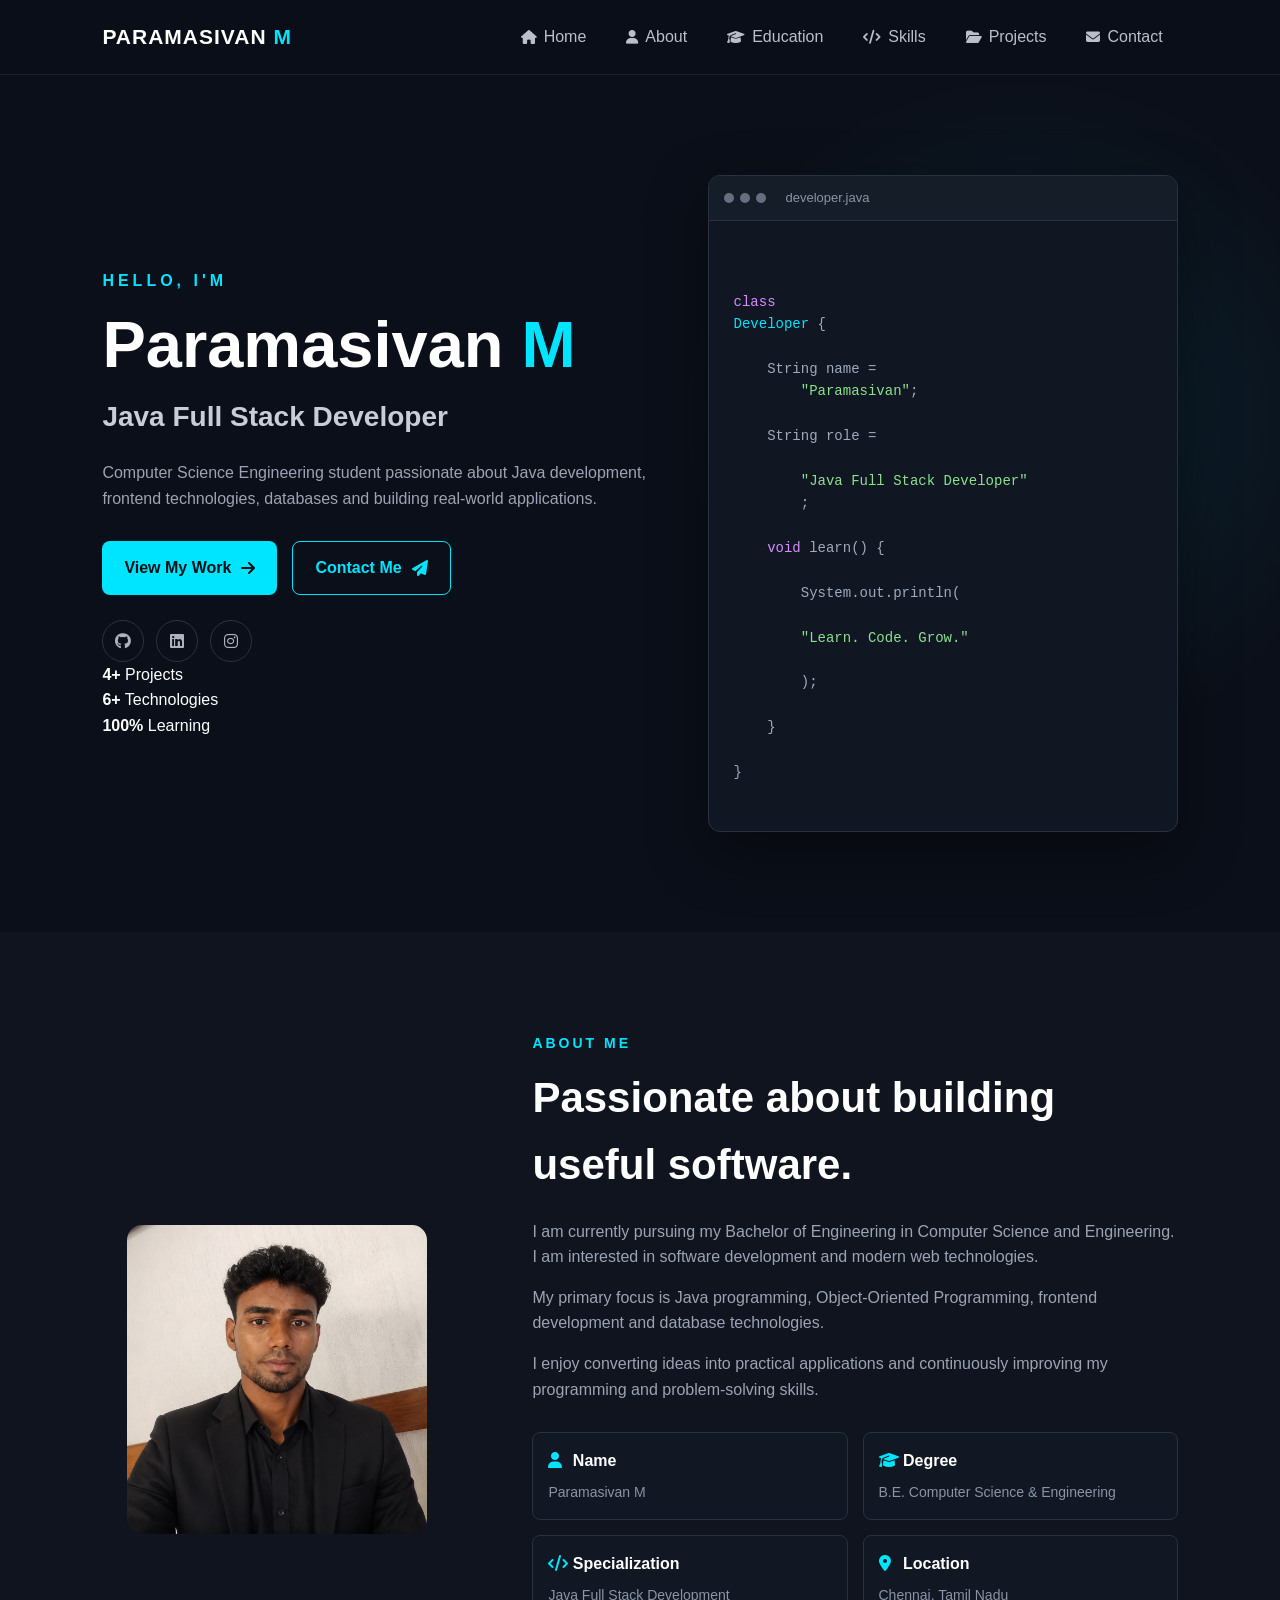
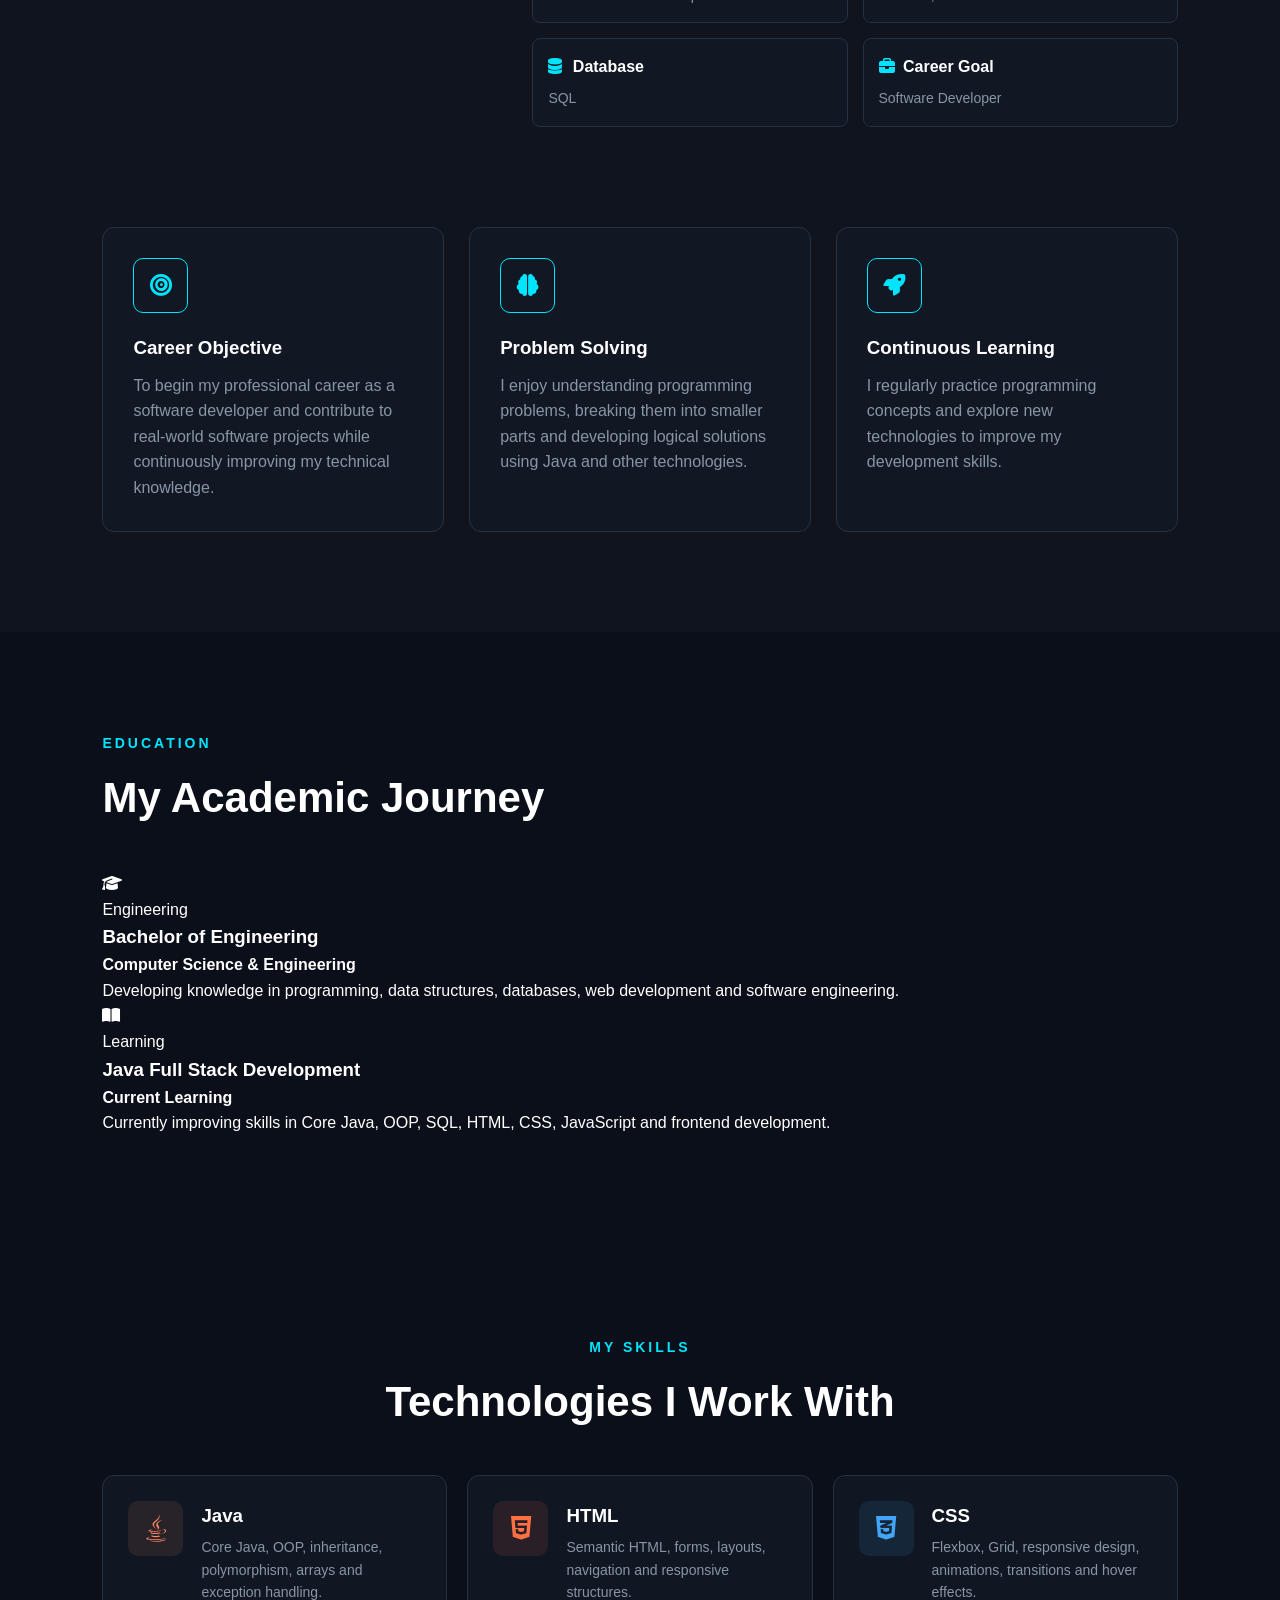
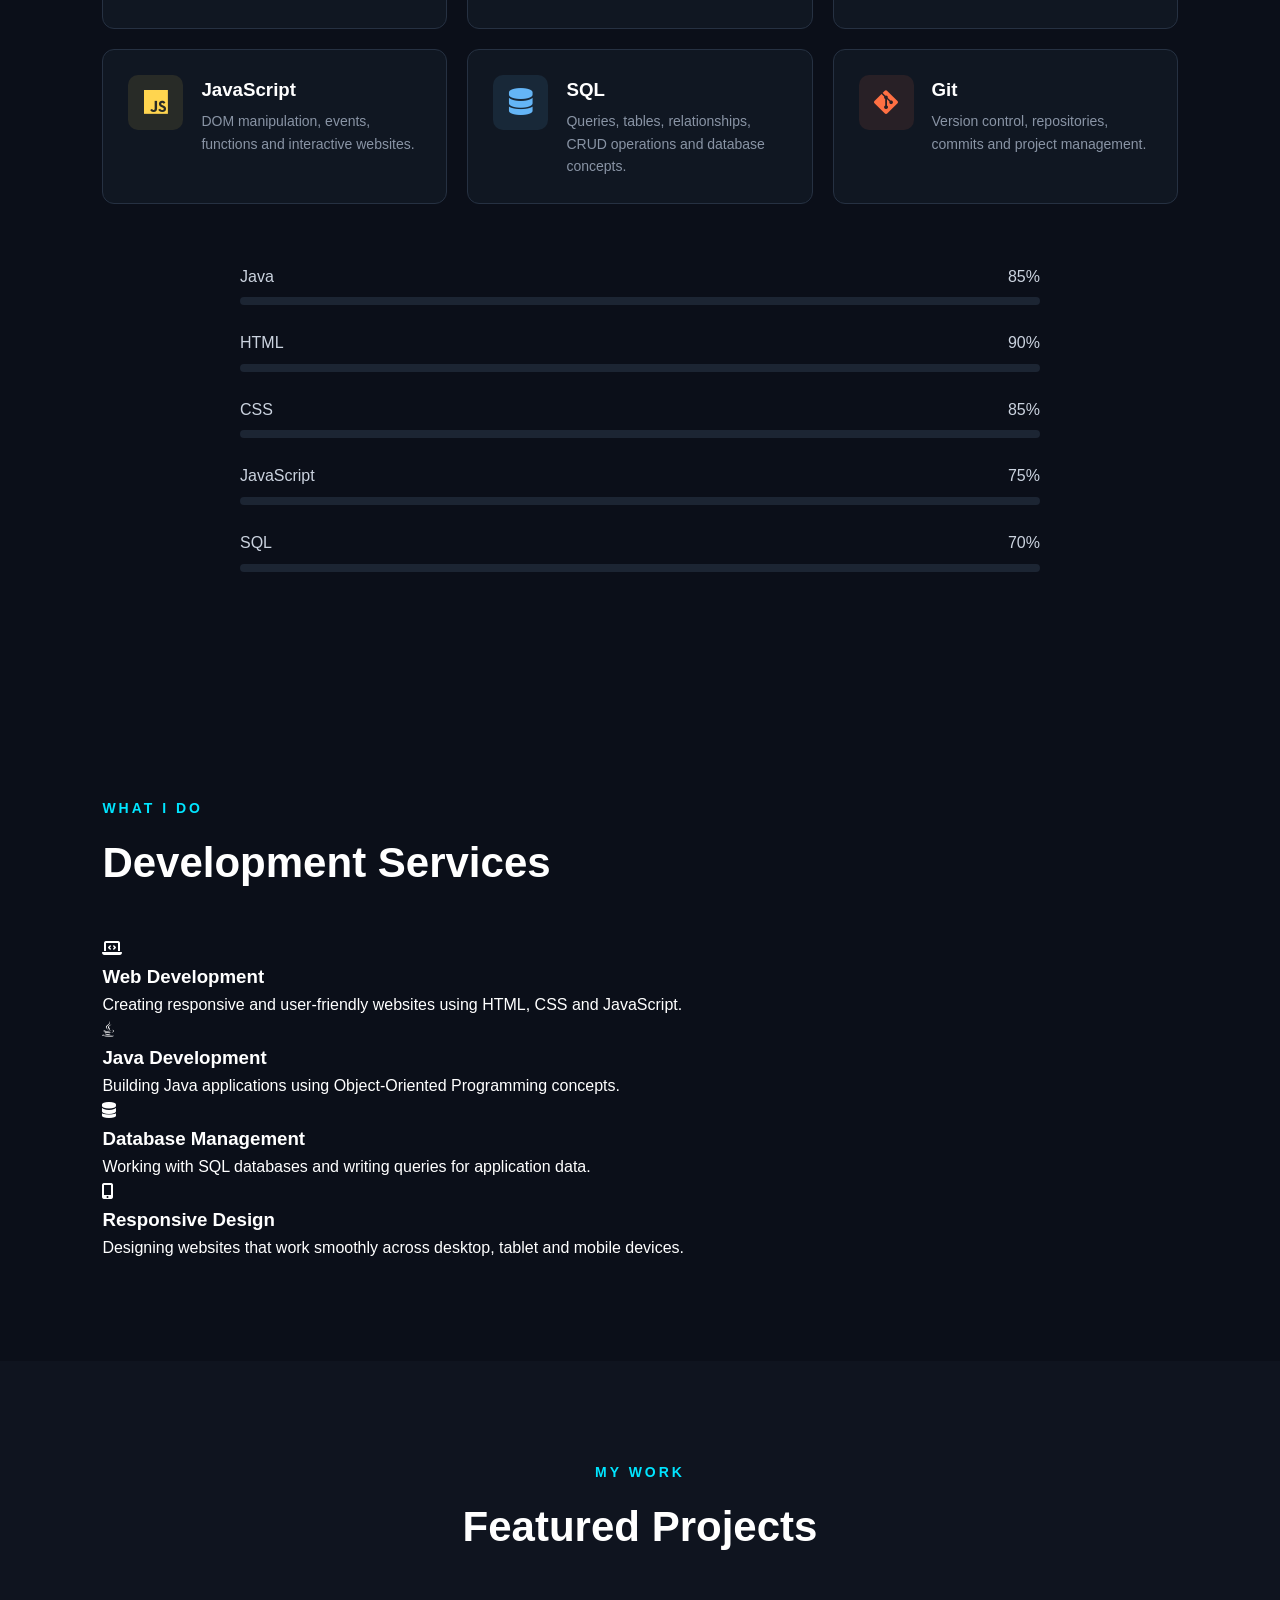
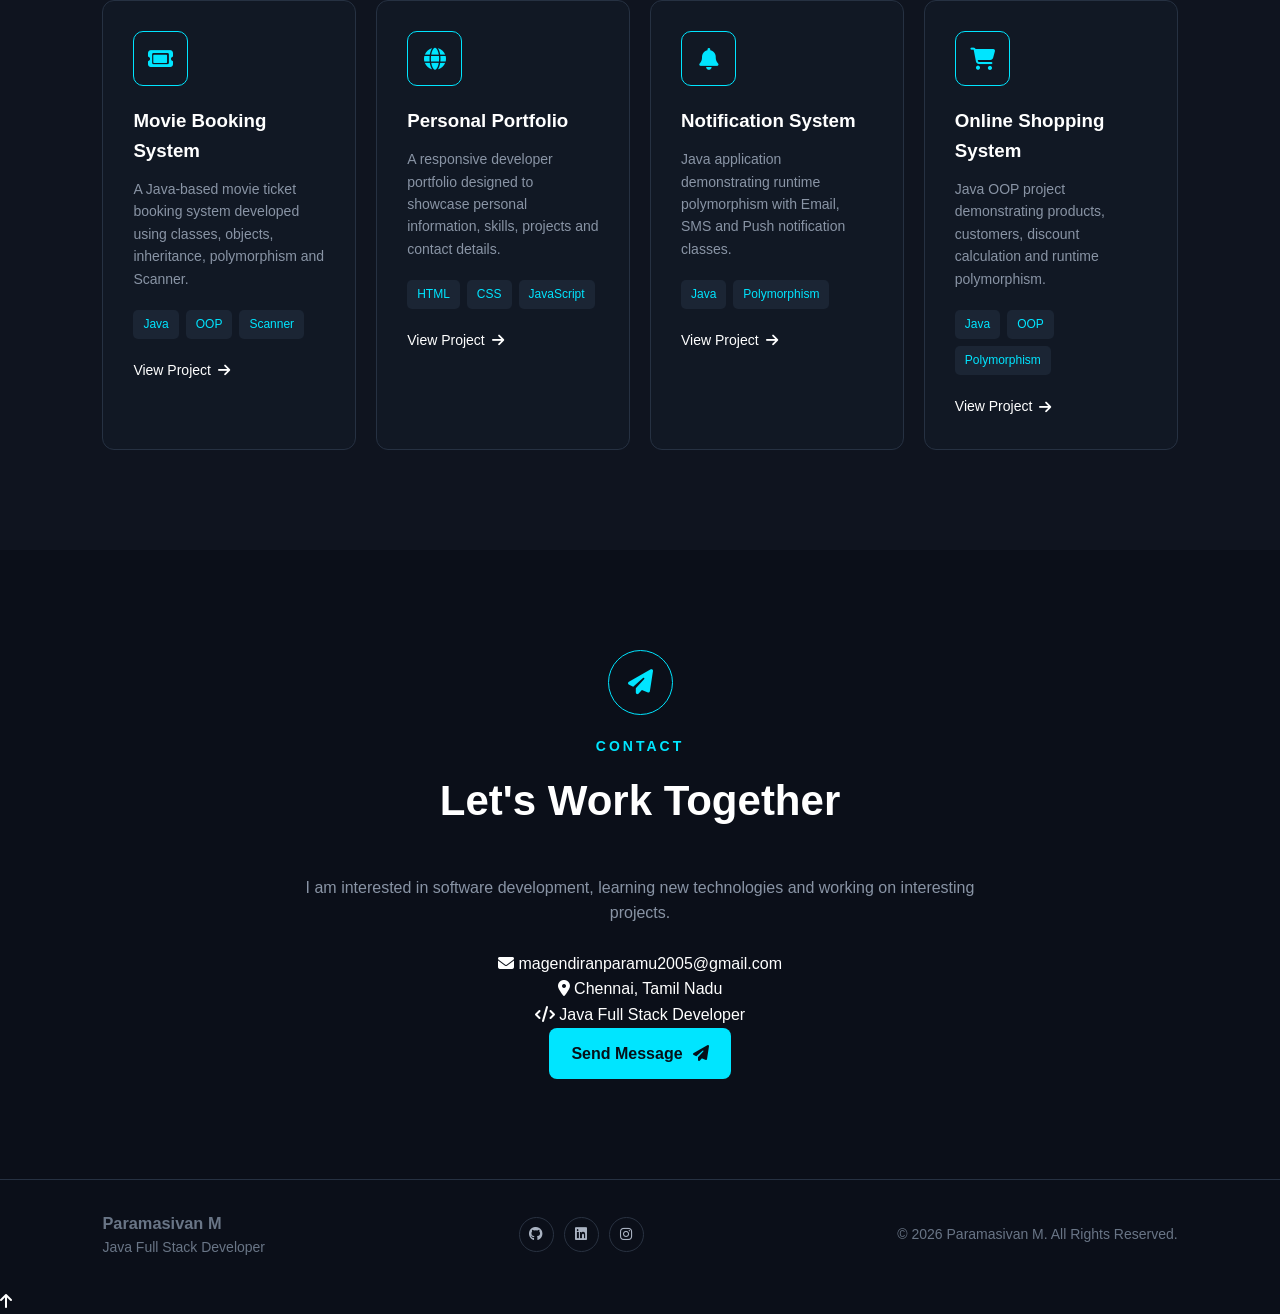
<file: index.html>
<!DOCTYPE html>
<html lang="en">

<head>

    <meta charset="UTF-8">

    <meta name="viewport"
        content="width=device-width, initial-scale=1.0">

    <title>Paramasivan M | Java Full Stack Developer</title>

    <!-- CSS -->
    <link rel="stylesheet" href="style.css">

    <!-- Font Awesome -->
    <link rel="stylesheet"
        href="https://cdnjs.cloudflare.com/ajax/libs/font-awesome/6.5.2/css/all.min.css">

</head>


<body>


<!-- =====================================================
                    NAVBAR
===================================================== -->

<header>

    <a href="#home" class="logo">
        PARAMASIVAN <span>M</span>
    </a>


    <div class="hamburger" onclick="menu()">
        <i class="fa-solid fa-bars"></i>
    </div>


    <nav id="nav">

        <ul>

            <li>
                <a href="#home">
                    <i class="fa-solid fa-house"></i>
                    Home
                </a>
            </li>

            <li>
                <a href="#about">
                    <i class="fa-solid fa-user"></i>
                    About
                </a>
            </li>

            <li>
                <a href="#education">
                    <i class="fa-solid fa-graduation-cap"></i>
                    Education
                </a>
            </li>

            <li>
                <a href="#skills">
                    <i class="fa-solid fa-code"></i>
                    Skills
                </a>
            </li>

            <li>
                <a href="#projects">
                    <i class="fa-solid fa-folder-open"></i>
                    Projects
                </a>
            </li>

            <li>
                <a href="#contact">
                    <i class="fa-solid fa-envelope"></i>
                    Contact
                </a>
            </li>

        </ul>

    </nav>

</header>



<!-- =====================================================
                    HERO
===================================================== -->

<section id="home" class="hero">


    <div class="hero-content">

        <p class="small-title">
            HELLO, I'M
        </p>


        <h1>
            Paramasivan <span>M</span>
        </h1>


        <h2>
            Java Full Stack Developer
        </h2>


        <p class="hero-text">

            Computer Science Engineering student passionate
            about Java development, frontend technologies,
            databases and building real-world applications.

        </p>


        <div class="hero-buttons">

            <a href="#projects" class="btn">

                View My Work

                <i class="fa-solid fa-arrow-right"></i>

            </a>


            <a href="#contact" class="btn btn-outline">

                Contact Me

                <i class="fa-solid fa-paper-plane"></i>

            </a>

        </div>


        <!-- SOCIAL -->

        <div class="social-links">

            <a href="#" title="GitHub">
                <i class="fa-brands fa-github"></i>
            </a>

            <a href="#" title="LinkedIn">
                <i class="fa-brands fa-linkedin"></i>
            </a>

            <a href="#" title="Instagram">
                <i class="fa-brands fa-instagram"></i>
            </a>

        </div>


        <!-- HERO STATS -->

        <div class="hero-stats">

            <div>

                <strong>4+</strong>

                <span>Projects</span>

            </div>


            <div>

                <strong>6+</strong>

                <span>Technologies</span>

            </div>


            <div>

                <strong>100%</strong>

                <span>Learning</span>

            </div>

        </div>

    </div>



    <!-- CODE WINDOW -->

    <div class="code-box">


        <div class="code-header">

            <div class="window-buttons">

                <span></span>
                <span></span>
                <span></span>

            </div>

            <p>developer.java</p>

        </div>


<pre><code>

<span class="keyword">class</span>
<span class="class-name">Developer</span> {

    String name =
        <span class="string">"Paramasivan"</span>;

    String role =
        <span class="string">
        "Java Full Stack Developer"
        </span>;

    <span class="keyword">void</span> learn() {

        System.out.println(
        <span class="string">
        "Learn. Code. Grow."
        </span>
        );

    }

}

</code></pre>

    </div>

</section>



<!-- =====================================================
                    ABOUT
===================================================== -->

<section id="about" class="about">


    <!-- PROFILE -->

    <div class="about-image">

        <img
            src="WhatsApp Image 2026-09-04 at 12.52.10 PM.jpeg"
            alt="Paramasivan Profile">

    </div>



    <!-- ABOUT CONTENT -->

    <div class="about-content">

        <p class="section-title">
            ABOUT ME
        </p>


        <h2>
            Passionate about building useful software.
        </h2>


        <p>

            I am currently pursuing my Bachelor of Engineering
            in Computer Science and Engineering. I am interested
            in software development and modern web technologies.

        </p>


        <p>

            My primary focus is Java programming, Object-Oriented
            Programming, frontend development and database
            technologies.

        </p>


        <p>

            I enjoy converting ideas into practical applications
            and continuously improving my programming and
            problem-solving skills.

        </p>


        <!-- DETAILS -->

        <div class="details">


            <div>

                <strong>
                    <i class="fa-solid fa-user"></i>
                    Name
                </strong>

                <span>
                    Paramasivan M
                </span>

            </div>


            <div>

                <strong>
                    <i class="fa-solid fa-graduation-cap"></i>
                    Degree
                </strong>

                <span>
                    B.E. Computer Science & Engineering
                </span>

            </div>


            <div>

                <strong>
                    <i class="fa-solid fa-code"></i>
                    Specialization
                </strong>

                <span>
                    Java Full Stack Development
                </span>

            </div>


            <div>

                <strong>
                    <i class="fa-solid fa-location-dot"></i>
                    Location
                </strong>

                <span>
                    Chennai, Tamil Nadu
                </span>

            </div>


            <div>

                <strong>
                    <i class="fa-solid fa-database"></i>
                    Database
                </strong>

                <span>
                    SQL
                </span>

            </div>


            <div>

                <strong>
                    <i class="fa-solid fa-briefcase"></i>
                    Career Goal
                </strong>

                <span>
                    Software Developer
                </span>

            </div>


        </div>

    </div>

</section>



<!-- =====================================================
                ABOUT EXTRA
===================================================== -->

<section class="about-extra">


    <div class="extra-card">

        <div class="extra-icon">

            <i class="fa-solid fa-bullseye"></i>

        </div>

        <h3>
            Career Objective
        </h3>

        <p>

            To begin my professional career as a software
            developer and contribute to real-world software
            projects while continuously improving my technical
            knowledge.

        </p>

    </div>



    <div class="extra-card">

        <div class="extra-icon">

            <i class="fa-solid fa-brain"></i>

        </div>

        <h3>
            Problem Solving
        </h3>

        <p>

            I enjoy understanding programming problems,
            breaking them into smaller parts and developing
            logical solutions using Java and other technologies.

        </p>

    </div>



    <div class="extra-card">

        <div class="extra-icon">

            <i class="fa-solid fa-rocket"></i>

        </div>

        <h3>
            Continuous Learning
        </h3>

        <p>

            I regularly practice programming concepts and
            explore new technologies to improve my development
            skills.

        </p>

    </div>


</section>



<!-- =====================================================
                    EDUCATION
===================================================== -->

<section id="education" class="education">

    <p class="section-title">
        EDUCATION
    </p>

    <h2>
        My Academic Journey
    </h2>


    <div class="timeline">


        <div class="timeline-item">

            <div class="timeline-icon">

                <i class="fa-solid fa-graduation-cap"></i>

            </div>


            <div class="timeline-content">

                <span>
                    Engineering
                </span>

                <h3>
                    Bachelor of Engineering
                </h3>

                <h4>
                    Computer Science & Engineering
                </h4>

                <p>

                    Developing knowledge in programming,
                    data structures, databases, web development
                    and software engineering.

                </p>

            </div>

        </div>



        <div class="timeline-item">

            <div class="timeline-icon">

                <i class="fa-solid fa-book-open"></i>

            </div>


            <div class="timeline-content">

                <span>
                    Learning
                </span>

                <h3>
                    Java Full Stack Development
                </h3>

                <h4>
                    Current Learning
                </h4>

                <p>

                    Currently improving skills in Core Java,
                    OOP, SQL, HTML, CSS, JavaScript and
                    frontend development.

                </p>

            </div>

        </div>


    </div>

</section>



<!-- =====================================================
                    SKILLS
===================================================== -->

<section id="skills" class="skills">


    <p class="section-title">
        MY SKILLS
    </p>


    <h2>
        Technologies I Work With
    </h2>


    <div class="skill-container">


        <!-- JAVA -->

        <div class="skill-card">

            <div class="skill-icon java-icon">

                <i class="fa-brands fa-java"></i>

            </div>

            <div>

                <h3>Java</h3>

                <p>

                    Core Java, OOP, inheritance,
                    polymorphism, arrays and exception handling.

                </p>

            </div>

        </div>



        <!-- HTML -->

        <div class="skill-card">

            <div class="skill-icon html-icon">

                <i class="fa-brands fa-html5"></i>

            </div>

            <div>

                <h3>HTML</h3>

                <p>

                    Semantic HTML, forms, layouts,
                    navigation and responsive structures.

                </p>

            </div>

        </div>



        <!-- CSS -->

        <div class="skill-card">

            <div class="skill-icon css-icon">

                <i class="fa-brands fa-css3-alt"></i>

            </div>

            <div>

                <h3>CSS</h3>

                <p>

                    Flexbox, Grid, responsive design,
                    animations, transitions and hover effects.

                </p>

            </div>

        </div>



        <!-- JAVASCRIPT -->

        <div class="skill-card">

            <div class="skill-icon js-icon">

                <i class="fa-brands fa-js"></i>

            </div>

            <div>

                <h3>JavaScript</h3>

                <p>

                    DOM manipulation, events,
                    functions and interactive websites.

                </p>

            </div>

        </div>



        <!-- SQL -->

        <div class="skill-card">

            <div class="skill-icon sql-icon">

                <i class="fa-solid fa-database"></i>

            </div>

            <div>

                <h3>SQL</h3>

                <p>

                    Queries, tables, relationships,
                    CRUD operations and database concepts.

                </p>

            </div>

        </div>



        <!-- GIT -->

        <div class="skill-card">

            <div class="skill-icon git-icon">

                <i class="fa-brands fa-git-alt"></i>

            </div>

            <div>

                <h3>Git</h3>

                <p>

                    Version control, repositories,
                    commits and project management.

                </p>

            </div>

        </div>


    </div>



    <!-- SKILL PROGRESS -->

    <div class="progress-section">


        <div class="progress-item">

            <div class="progress-heading">

                <span>Java</span>
                <span>85%</span>

            </div>

            <div class="progress">

                <div class="progress-bar java"></div>

            </div>

        </div>



        <div class="progress-item">

            <div class="progress-heading">

                <span>HTML</span>
                <span>90%</span>

            </div>

            <div class="progress">

                <div class="progress-bar html"></div>

            </div>

        </div>



        <div class="progress-item">

            <div class="progress-heading">

                <span>CSS</span>
                <span>85%</span>

            </div>

            <div class="progress">

                <div class="progress-bar css"></div>

            </div>

        </div>



        <div class="progress-item">

            <div class="progress-heading">

                <span>JavaScript</span>
                <span>75%</span>

            </div>

            <div class="progress">

                <div class="progress-bar javascript"></div>

            </div>

        </div>



        <div class="progress-item">

            <div class="progress-heading">

                <span>SQL</span>
                <span>70%</span>

            </div>

            <div class="progress">

                <div class="progress-bar sql"></div>

            </div>

        </div>


    </div>

</section>



<!-- =====================================================
                SERVICES
===================================================== -->

<section class="services">


    <p class="section-title">
        WHAT I DO
    </p>


    <h2>
        Development Services
    </h2>


    <div class="service-container">


        <div class="service-card">

            <i class="fa-solid fa-laptop-code"></i>

            <h3>
                Web Development
            </h3>

            <p>

                Creating responsive and user-friendly
                websites using HTML, CSS and JavaScript.

            </p>

        </div>



        <div class="service-card">

            <i class="fa-brands fa-java"></i>

            <h3>
                Java Development
            </h3>

            <p>

                Building Java applications using
                Object-Oriented Programming concepts.

            </p>

        </div>



        <div class="service-card">

            <i class="fa-solid fa-database"></i>

            <h3>
                Database Management
            </h3>

            <p>

                Working with SQL databases and writing
                queries for application data.

            </p>

        </div>



        <div class="service-card">

            <i class="fa-solid fa-mobile-screen-button"></i>

            <h3>
                Responsive Design
            </h3>

            <p>

                Designing websites that work smoothly
                across desktop, tablet and mobile devices.

            </p>

        </div>


    </div>

</section>



<!-- =====================================================
                    PROJECTS
===================================================== -->

<section id="projects" class="projects">


    <p class="section-title">
        MY WORK
    </p>


    <h2>
        Featured Projects
    </h2>


    <div class="project-container">


        <!-- PROJECT 1 -->

        <div class="project-card">

            <div class="project-icon">

                <i class="fa-solid fa-ticket"></i>

            </div>


            <h3>
                Movie Booking System
            </h3>


            <p>

                A Java-based movie ticket booking system
                developed using classes, objects,
                inheritance, polymorphism and Scanner.

            </p>


            <div class="project-tech">

                <span>Java</span>
                <span>OOP</span>
                <span>Scanner</span>

            </div>


            <a href="#" class="project-link">

                View Project

                <i class="fa-solid fa-arrow-right"></i>

            </a>

        </div>



        <!-- PROJECT 2 -->

        <div class="project-card">

            <div class="project-icon">

                <i class="fa-solid fa-globe"></i>

            </div>


            <h3>
                Personal Portfolio
            </h3>


            <p>

                A responsive developer portfolio designed
                to showcase personal information, skills,
                projects and contact details.

            </p>


            <div class="project-tech">

                <span>HTML</span>
                <span>CSS</span>
                <span>JavaScript</span>

            </div>


            <a href="#" class="project-link">

                View Project

                <i class="fa-solid fa-arrow-right"></i>

            </a>

        </div>



        <!-- PROJECT 3 -->

        <div class="project-card">

            <div class="project-icon">

                <i class="fa-solid fa-bell"></i>

            </div>


            <h3>
                Notification System
            </h3>


            <p>

                Java application demonstrating runtime
                polymorphism with Email, SMS and Push
                notification classes.

            </p>


            <div class="project-tech">

                <span>Java</span>
                <span>Polymorphism</span>

            </div>


            <a href="#" class="project-link">

                View Project

                <i class="fa-solid fa-arrow-right"></i>

            </a>

        </div>



        <!-- PROJECT 4 -->

        <div class="project-card">

            <div class="project-icon">

                <i class="fa-solid fa-cart-shopping"></i>

            </div>


            <h3>
                Online Shopping System
            </h3>


            <p>

                Java OOP project demonstrating products,
                customers, discount calculation and
                runtime polymorphism.

            </p>


            <div class="project-tech">

                <span>Java</span>
                <span>OOP</span>
                <span>Polymorphism</span>

            </div>


            <a href="#" class="project-link">

                View Project

                <i class="fa-solid fa-arrow-right"></i>

            </a>

        </div>


    </div>

</section>



<!-- =====================================================
                    CONTACT
===================================================== -->

<section id="contact" class="contact">


    <div class="contact-box">


        <div class="contact-icon">

            <i class="fa-solid fa-paper-plane"></i>

        </div>


        <p class="section-title">
            CONTACT
        </p>


        <h2>
            Let's Work Together
        </h2>


        <p>

            I am interested in software development,
            learning new technologies and working on
            interesting projects.

        </p>


        <div class="contact-details">


            <div>

                <i class="fa-solid fa-envelope"></i>

                <span>
                    magendiranparamu2005@gmail.com
                </span>

            </div>


            <div>

                <i class="fa-solid fa-location-dot"></i>

                <span>
                    Chennai, Tamil Nadu
                </span>

            </div>


            <div>

                <i class="fa-solid fa-code"></i>

                <span>
                    Java Full Stack Developer
                </span>

            </div>


        </div>


        <a href="mailto:magendiranparamu2005@gmail.com.com" class="btn">

            Send Message

            <i class="fa-solid fa-paper-plane"></i>

        </a>

    </div>

</section>



<!-- =====================================================
                    FOOTER
===================================================== -->

<footer>


    <div>

        <h3>
            Paramasivan M
        </h3>

        <p>
            Java Full Stack Developer
        </p>

    </div>


    <div class="footer-social">

        <a href="#">
            <i class="fa-brands fa-github"></i>
        </a>

        <a href="#">
            <i class="fa-brands fa-linkedin"></i>
        </a>

        <a href="#">
            <i class="fa-brands fa-instagram"></i>
        </a>

    </div>


    <p>
        © 2026 Paramasivan M. All Rights Reserved.
    </p>


</footer>



<!-- SCROLL TOP -->

<a href="#home" class="scroll-top">

    <i class="fa-solid fa-arrow-up"></i>

</a>



<!-- =====================================================
                    JAVASCRIPT
===================================================== -->

<script>


function menu() {

    const nav = document.getElementById("nav");

    nav.classList.toggle("show");

}



document.querySelectorAll("#nav a").forEach(link => {

    link.addEventListener("click", () => {

        document
            .getElementById("nav")
            .classList.remove("show");

    });

});


</script>


</body>

</html>
</file>
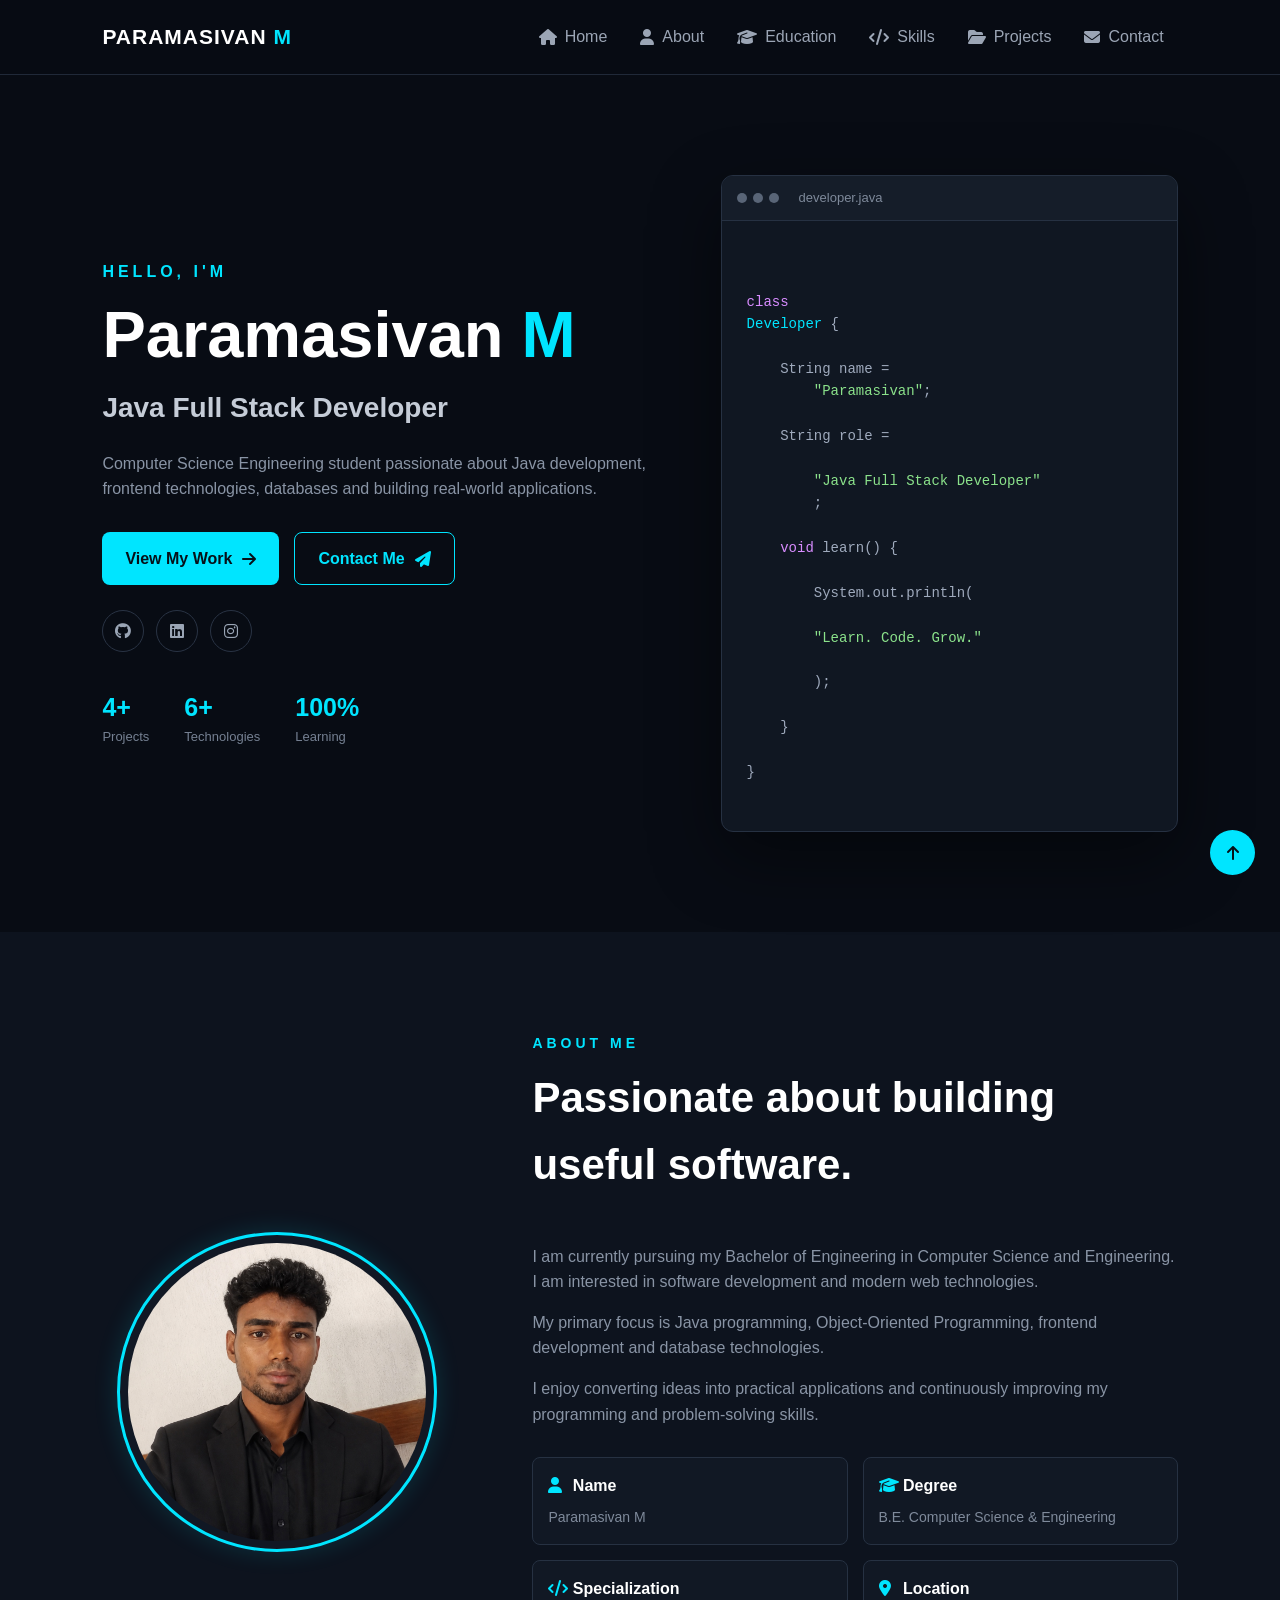
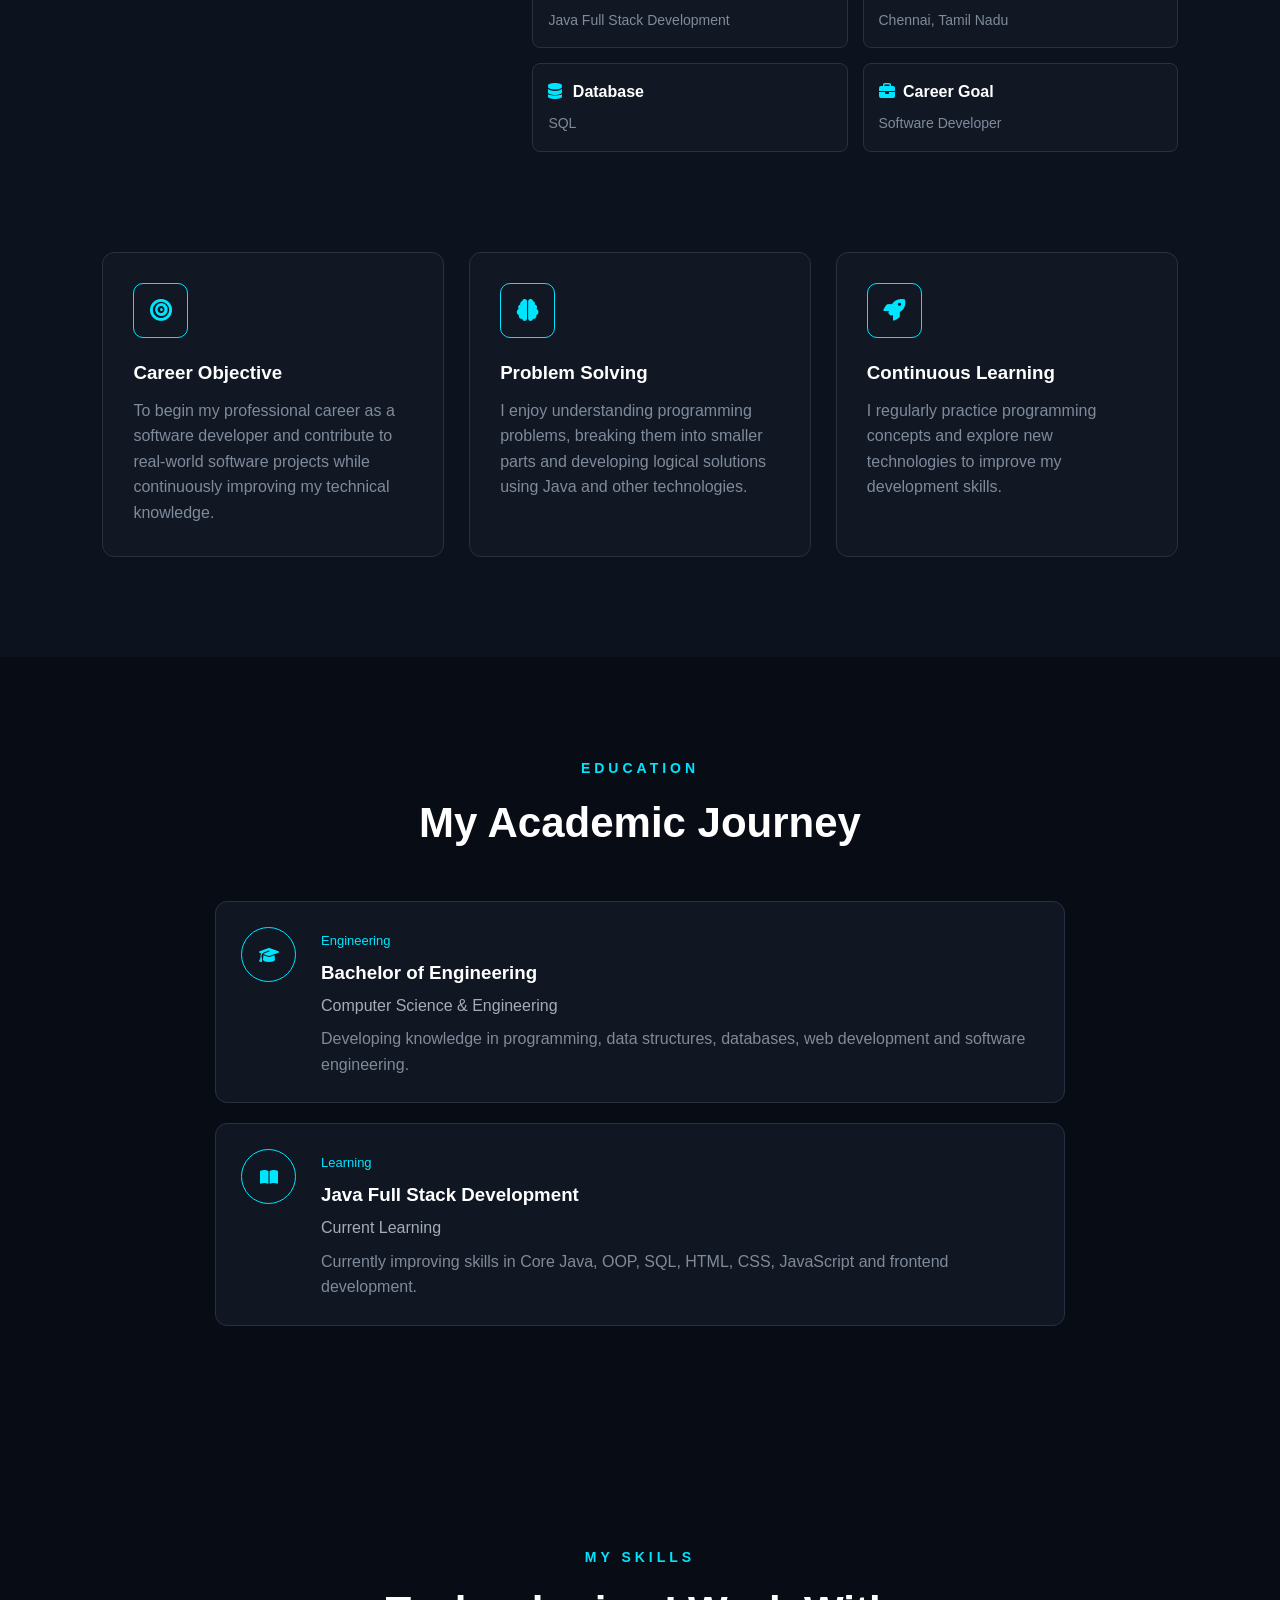
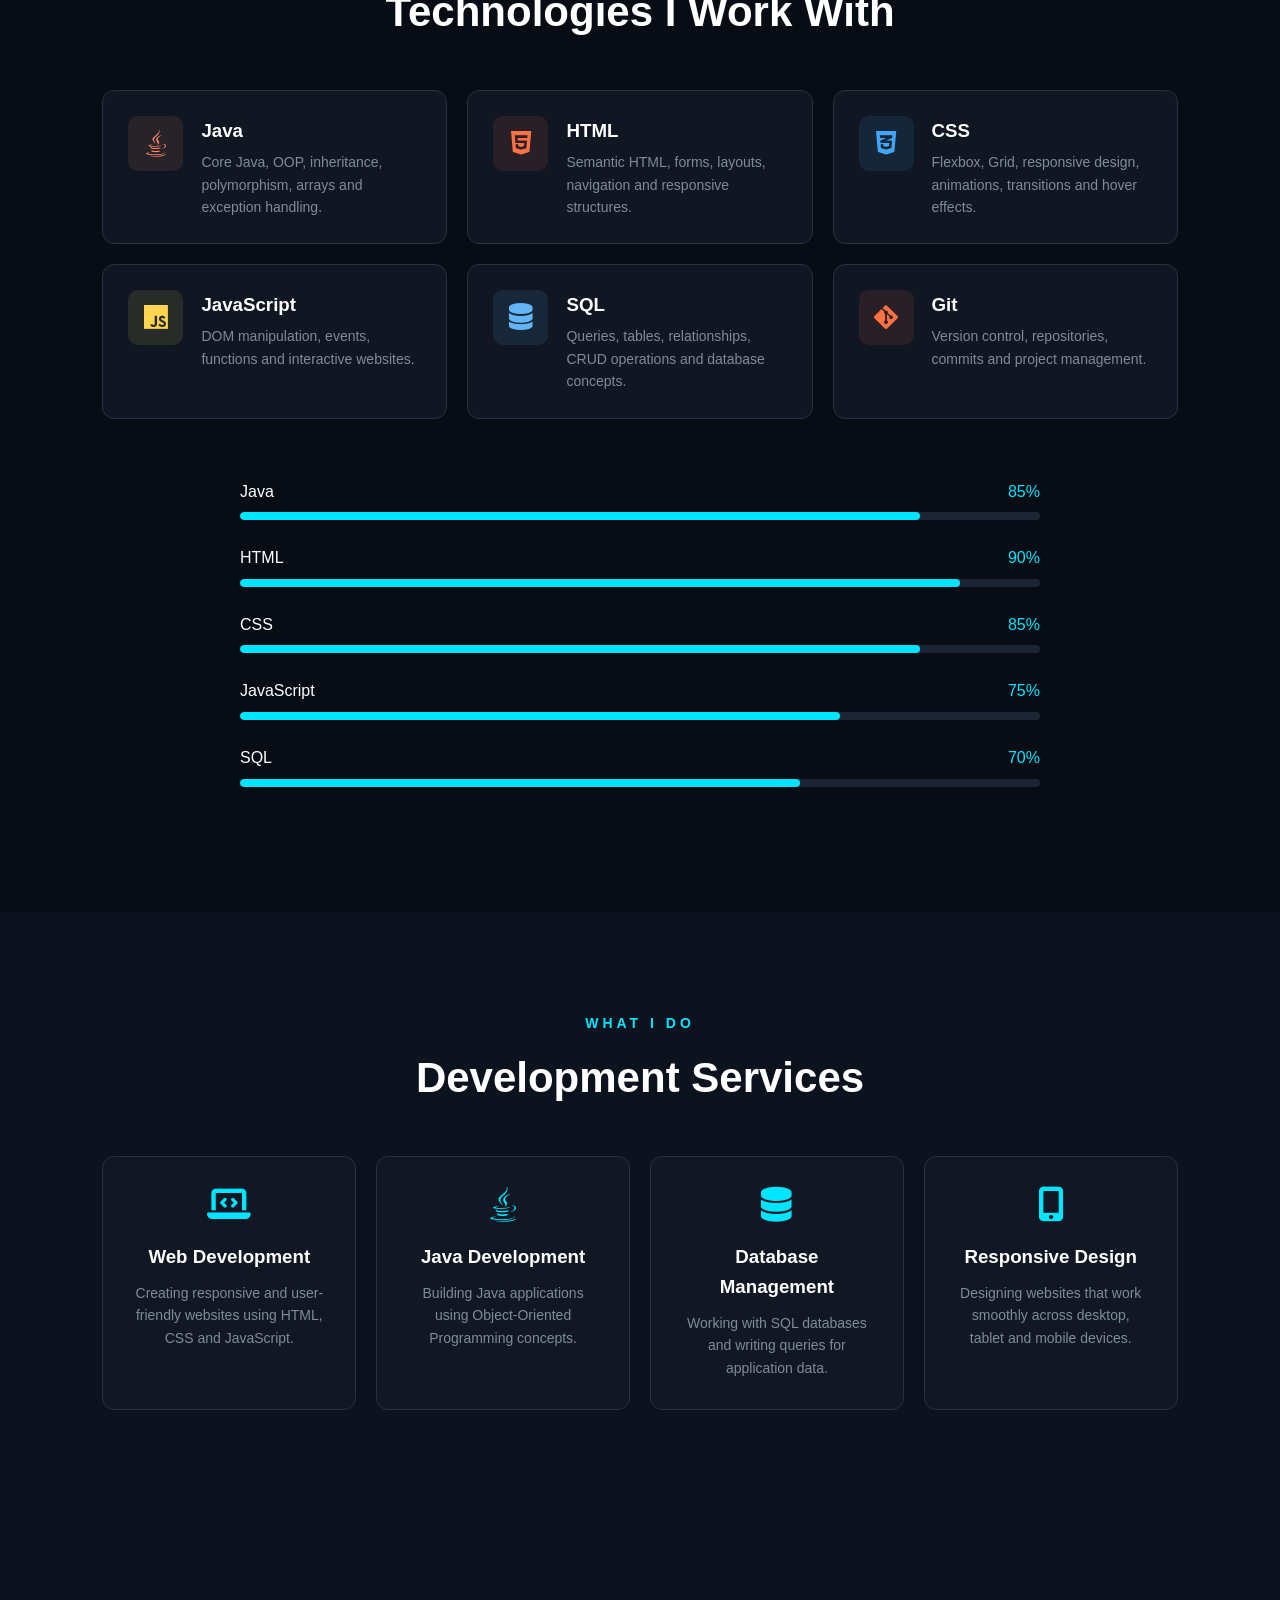
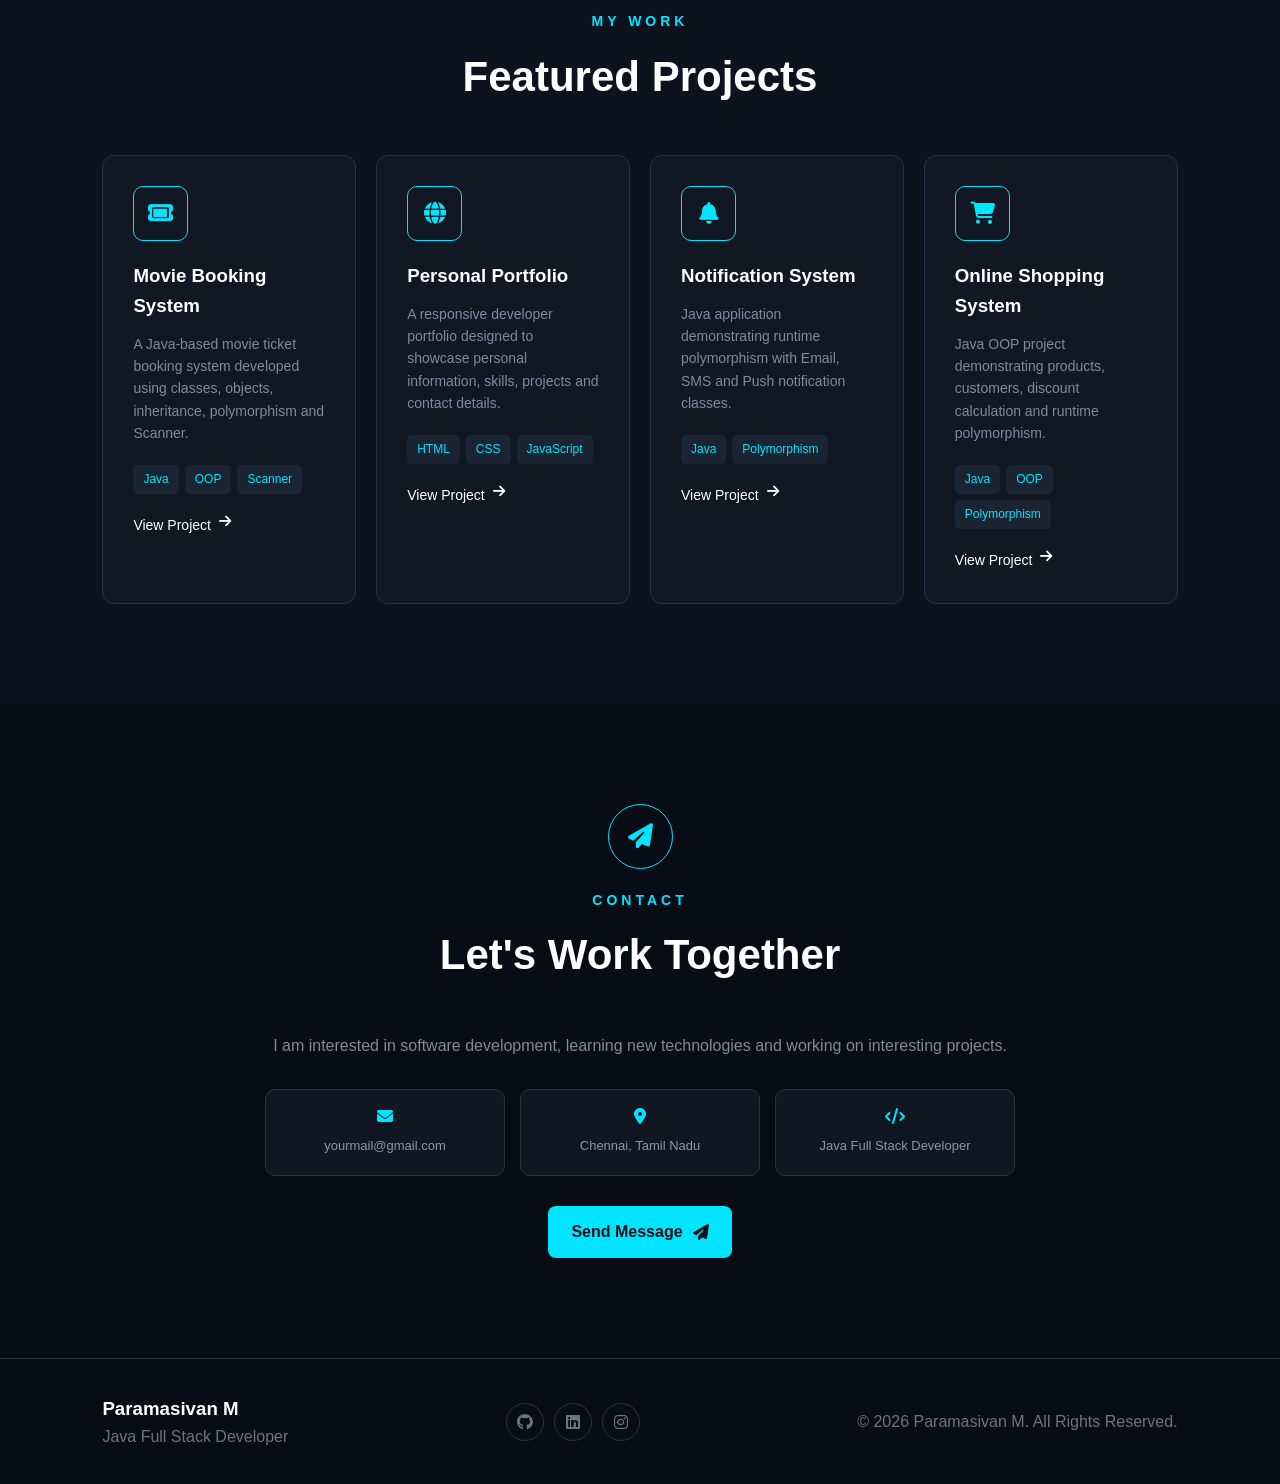
<file: about.html>
<!DOCTYPE html>
<html lang="en">

<head>

    <meta charset="UTF-8">

    <meta name="viewport"
        content="width=device-width, initial-scale=1.0">

    <title>Paramasivan M | Java Full Stack Developer</title>

    <!-- CSS -->
    <link rel="stylesheet" href="about.css">

    <!-- Font Awesome -->
    <link rel="stylesheet"
        href="https://cdnjs.cloudflare.com/ajax/libs/font-awesome/6.5.2/css/all.min.css">

</head>


<body>


<!-- =====================================================
                    NAVBAR
===================================================== -->

<header>

    <a href="#home" class="logo">
        PARAMASIVAN <span>M</span>
    </a>


    <div class="hamburger" onclick="menu()">
        <i class="fa-solid fa-bars"></i>
    </div>


    <nav id="nav">

        <ul>

            <li>
                <a href="#home">
                    <i class="fa-solid fa-house"></i>
                    Home
                </a>
            </li>

            <li>
                <a href="#about">
                    <i class="fa-solid fa-user"></i>
                    About
                </a>
            </li>

            <li>
                <a href="#education">
                    <i class="fa-solid fa-graduation-cap"></i>
                    Education
                </a>
            </li>

            <li>
                <a href="#skills">
                    <i class="fa-solid fa-code"></i>
                    Skills
                </a>
            </li>

            <li>
                <a href="#projects">
                    <i class="fa-solid fa-folder-open"></i>
                    Projects
                </a>
            </li>

            <li>
                <a href="#contact">
                    <i class="fa-solid fa-envelope"></i>
                    Contact
                </a>
            </li>

        </ul>

    </nav>

</header>



<!-- =====================================================
                    HERO
===================================================== -->

<section id="home" class="hero">


    <div class="hero-content">

        <p class="small-title">
            HELLO, I'M
        </p>


        <h1>
            Paramasivan <span>M</span>
        </h1>


        <h2>
            Java Full Stack Developer
        </h2>


        <p class="hero-text">

            Computer Science Engineering student passionate
            about Java development, frontend technologies,
            databases and building real-world applications.

        </p>


        <div class="hero-buttons">

            <a href="#projects" class="btn">

                View My Work

                <i class="fa-solid fa-arrow-right"></i>

            </a>


            <a href="#contact" class="btn btn-outline">

                Contact Me

                <i class="fa-solid fa-paper-plane"></i>

            </a>

        </div>


        <!-- SOCIAL -->

        <div class="social-links">

            <a href="#" title="GitHub">
                <i class="fa-brands fa-github"></i>
            </a>

            <a href="#" title="LinkedIn">
                <i class="fa-brands fa-linkedin"></i>
            </a>

            <a href="#" title="Instagram">
                <i class="fa-brands fa-instagram"></i>
            </a>

        </div>


        <!-- HERO STATS -->

        <div class="hero-stats">

            <div>

                <strong>4+</strong>

                <span>Projects</span>

            </div>


            <div>

                <strong>6+</strong>

                <span>Technologies</span>

            </div>


            <div>

                <strong>100%</strong>

                <span>Learning</span>

            </div>

        </div>

    </div>



    <!-- CODE WINDOW -->

    <div class="code-box">


        <div class="code-header">

            <div class="window-buttons">

                <span></span>
                <span></span>
                <span></span>

            </div>

            <p>developer.java</p>

        </div>


<pre><code>

<span class="keyword">class</span>
<span class="class-name">Developer</span> {

    String name =
        <span class="string">"Paramasivan"</span>;

    String role =
        <span class="string">
        "Java Full Stack Developer"
        </span>;

    <span class="keyword">void</span> learn() {

        System.out.println(
        <span class="string">
        "Learn. Code. Grow."
        </span>
        );

    }

}

</code></pre>

    </div>

</section>



<!-- =====================================================
                    ABOUT
===================================================== -->

<section id="about" class="about">


    <!-- PROFILE -->

    <div class="about-image">

        <img
            src="WhatsApp Image 2026-09-04 at 12.52.10 PM.jpeg"
            alt="Paramasivan Profile">

    </div>



    <!-- ABOUT CONTENT -->

    <div class="about-content">

        <p class="section-title">
            ABOUT ME
        </p>


        <h2>
            Passionate about building useful software.
        </h2>


        <p>

            I am currently pursuing my Bachelor of Engineering
            in Computer Science and Engineering. I am interested
            in software development and modern web technologies.

        </p>


        <p>

            My primary focus is Java programming, Object-Oriented
            Programming, frontend development and database
            technologies.

        </p>


        <p>

            I enjoy converting ideas into practical applications
            and continuously improving my programming and
            problem-solving skills.

        </p>


        <!-- DETAILS -->

        <div class="details">


            <div>

                <strong>
                    <i class="fa-solid fa-user"></i>
                    Name
                </strong>

                <span>
                    Paramasivan M
                </span>

            </div>


            <div>

                <strong>
                    <i class="fa-solid fa-graduation-cap"></i>
                    Degree
                </strong>

                <span>
                    B.E. Computer Science & Engineering
                </span>

            </div>


            <div>

                <strong>
                    <i class="fa-solid fa-code"></i>
                    Specialization
                </strong>

                <span>
                    Java Full Stack Development
                </span>

            </div>


            <div>

                <strong>
                    <i class="fa-solid fa-location-dot"></i>
                    Location
                </strong>

                <span>
                    Chennai, Tamil Nadu
                </span>

            </div>


            <div>

                <strong>
                    <i class="fa-solid fa-database"></i>
                    Database
                </strong>

                <span>
                    SQL
                </span>

            </div>


            <div>

                <strong>
                    <i class="fa-solid fa-briefcase"></i>
                    Career Goal
                </strong>

                <span>
                    Software Developer
                </span>

            </div>


        </div>

    </div>

</section>



<!-- =====================================================
                ABOUT EXTRA
===================================================== -->

<section class="about-extra">


    <div class="extra-card">

        <div class="extra-icon">

            <i class="fa-solid fa-bullseye"></i>

        </div>

        <h3>
            Career Objective
        </h3>

        <p>

            To begin my professional career as a software
            developer and contribute to real-world software
            projects while continuously improving my technical
            knowledge.

        </p>

    </div>



    <div class="extra-card">

        <div class="extra-icon">

            <i class="fa-solid fa-brain"></i>

        </div>

        <h3>
            Problem Solving
        </h3>

        <p>

            I enjoy understanding programming problems,
            breaking them into smaller parts and developing
            logical solutions using Java and other technologies.

        </p>

    </div>



    <div class="extra-card">

        <div class="extra-icon">

            <i class="fa-solid fa-rocket"></i>

        </div>

        <h3>
            Continuous Learning
        </h3>

        <p>

            I regularly practice programming concepts and
            explore new technologies to improve my development
            skills.

        </p>

    </div>


</section>



<!-- =====================================================
                    EDUCATION
===================================================== -->

<section id="education" class="education">

    <p class="section-title">
        EDUCATION
    </p>

    <h2>
        My Academic Journey
    </h2>


    <div class="timeline">


        <div class="timeline-item">

            <div class="timeline-icon">

                <i class="fa-solid fa-graduation-cap"></i>

            </div>


            <div class="timeline-content">

                <span>
                    Engineering
                </span>

                <h3>
                    Bachelor of Engineering
                </h3>

                <h4>
                    Computer Science & Engineering
                </h4>

                <p>

                    Developing knowledge in programming,
                    data structures, databases, web development
                    and software engineering.

                </p>

            </div>

        </div>



        <div class="timeline-item">

            <div class="timeline-icon">

                <i class="fa-solid fa-book-open"></i>

            </div>


            <div class="timeline-content">

                <span>
                    Learning
                </span>

                <h3>
                    Java Full Stack Development
                </h3>

                <h4>
                    Current Learning
                </h4>

                <p>

                    Currently improving skills in Core Java,
                    OOP, SQL, HTML, CSS, JavaScript and
                    frontend development.

                </p>

            </div>

        </div>


    </div>

</section>



<!-- =====================================================
                    SKILLS
===================================================== -->

<section id="skills" class="skills">


    <p class="section-title">
        MY SKILLS
    </p>


    <h2>
        Technologies I Work With
    </h2>


    <div class="skill-container">


        <!-- JAVA -->

        <div class="skill-card">

            <div class="skill-icon java-icon">

                <i class="fa-brands fa-java"></i>

            </div>

            <div>

                <h3>Java</h3>

                <p>

                    Core Java, OOP, inheritance,
                    polymorphism, arrays and exception handling.

                </p>

            </div>

        </div>



        <!-- HTML -->

        <div class="skill-card">

            <div class="skill-icon html-icon">

                <i class="fa-brands fa-html5"></i>

            </div>

            <div>

                <h3>HTML</h3>

                <p>

                    Semantic HTML, forms, layouts,
                    navigation and responsive structures.

                </p>

            </div>

        </div>



        <!-- CSS -->

        <div class="skill-card">

            <div class="skill-icon css-icon">

                <i class="fa-brands fa-css3-alt"></i>

            </div>

            <div>

                <h3>CSS</h3>

                <p>

                    Flexbox, Grid, responsive design,
                    animations, transitions and hover effects.

                </p>

            </div>

        </div>



        <!-- JAVASCRIPT -->

        <div class="skill-card">

            <div class="skill-icon js-icon">

                <i class="fa-brands fa-js"></i>

            </div>

            <div>

                <h3>JavaScript</h3>

                <p>

                    DOM manipulation, events,
                    functions and interactive websites.

                </p>

            </div>

        </div>



        <!-- SQL -->

        <div class="skill-card">

            <div class="skill-icon sql-icon">

                <i class="fa-solid fa-database"></i>

            </div>

            <div>

                <h3>SQL</h3>

                <p>

                    Queries, tables, relationships,
                    CRUD operations and database concepts.

                </p>

            </div>

        </div>



        <!-- GIT -->

        <div class="skill-card">

            <div class="skill-icon git-icon">

                <i class="fa-brands fa-git-alt"></i>

            </div>

            <div>

                <h3>Git</h3>

                <p>

                    Version control, repositories,
                    commits and project management.

                </p>

            </div>

        </div>


    </div>



    <!-- SKILL PROGRESS -->

    <div class="progress-section">


        <div class="progress-item">

            <div class="progress-heading">

                <span>Java</span>
                <span>85%</span>

            </div>

            <div class="progress">

                <div class="progress-bar java"></div>

            </div>

        </div>



        <div class="progress-item">

            <div class="progress-heading">

                <span>HTML</span>
                <span>90%</span>

            </div>

            <div class="progress">

                <div class="progress-bar html"></div>

            </div>

        </div>



        <div class="progress-item">

            <div class="progress-heading">

                <span>CSS</span>
                <span>85%</span>

            </div>

            <div class="progress">

                <div class="progress-bar css"></div>

            </div>

        </div>



        <div class="progress-item">

            <div class="progress-heading">

                <span>JavaScript</span>
                <span>75%</span>

            </div>

            <div class="progress">

                <div class="progress-bar javascript"></div>

            </div>

        </div>



        <div class="progress-item">

            <div class="progress-heading">

                <span>SQL</span>
                <span>70%</span>

            </div>

            <div class="progress">

                <div class="progress-bar sql"></div>

            </div>

        </div>


    </div>

</section>



<!-- =====================================================
                SERVICES
===================================================== -->

<section class="services">


    <p class="section-title">
        WHAT I DO
    </p>


    <h2>
        Development Services
    </h2>


    <div class="service-container">


        <div class="service-card">

            <i class="fa-solid fa-laptop-code"></i>

            <h3>
                Web Development
            </h3>

            <p>

                Creating responsive and user-friendly
                websites using HTML, CSS and JavaScript.

            </p>

        </div>



        <div class="service-card">

            <i class="fa-brands fa-java"></i>

            <h3>
                Java Development
            </h3>

            <p>

                Building Java applications using
                Object-Oriented Programming concepts.

            </p>

        </div>



        <div class="service-card">

            <i class="fa-solid fa-database"></i>

            <h3>
                Database Management
            </h3>

            <p>

                Working with SQL databases and writing
                queries for application data.

            </p>

        </div>



        <div class="service-card">

            <i class="fa-solid fa-mobile-screen-button"></i>

            <h3>
                Responsive Design
            </h3>

            <p>

                Designing websites that work smoothly
                across desktop, tablet and mobile devices.

            </p>

        </div>


    </div>

</section>



<!-- =====================================================
                    PROJECTS
===================================================== -->

<section id="projects" class="projects">


    <p class="section-title">
        MY WORK
    </p>


    <h2>
        Featured Projects
    </h2>


    <div class="project-container">


        <!-- PROJECT 1 -->

        <div class="project-card">

            <div class="project-icon">

                <i class="fa-solid fa-ticket"></i>

            </div>


            <h3>
                Movie Booking System
            </h3>


            <p>

                A Java-based movie ticket booking system
                developed using classes, objects,
                inheritance, polymorphism and Scanner.

            </p>


            <div class="project-tech">

                <span>Java</span>
                <span>OOP</span>
                <span>Scanner</span>

            </div>


            <a href="#" class="project-link">

                View Project

                <i class="fa-solid fa-arrow-right"></i>

            </a>

        </div>



        <!-- PROJECT 2 -->

        <div class="project-card">

            <div class="project-icon">

                <i class="fa-solid fa-globe"></i>

            </div>


            <h3>
                Personal Portfolio
            </h3>


            <p>

                A responsive developer portfolio designed
                to showcase personal information, skills,
                projects and contact details.

            </p>


            <div class="project-tech">

                <span>HTML</span>
                <span>CSS</span>
                <span>JavaScript</span>

            </div>


            <a href="#" class="project-link">

                View Project

                <i class="fa-solid fa-arrow-right"></i>

            </a>

        </div>



        <!-- PROJECT 3 -->

        <div class="project-card">

            <div class="project-icon">

                <i class="fa-solid fa-bell"></i>

            </div>


            <h3>
                Notification System
            </h3>


            <p>

                Java application demonstrating runtime
                polymorphism with Email, SMS and Push
                notification classes.

            </p>


            <div class="project-tech">

                <span>Java</span>
                <span>Polymorphism</span>

            </div>


            <a href="#" class="project-link">

                View Project

                <i class="fa-solid fa-arrow-right"></i>

            </a>

        </div>



        <!-- PROJECT 4 -->

        <div class="project-card">

            <div class="project-icon">

                <i class="fa-solid fa-cart-shopping"></i>

            </div>


            <h3>
                Online Shopping System
            </h3>


            <p>

                Java OOP project demonstrating products,
                customers, discount calculation and
                runtime polymorphism.

            </p>


            <div class="project-tech">

                <span>Java</span>
                <span>OOP</span>
                <span>Polymorphism</span>

            </div>


            <a href="#" class="project-link">

                View Project

                <i class="fa-solid fa-arrow-right"></i>

            </a>

        </div>


    </div>

</section>



<!-- =====================================================
                    CONTACT
===================================================== -->

<section id="contact" class="contact">


    <div class="contact-box">


        <div class="contact-icon">

            <i class="fa-solid fa-paper-plane"></i>

        </div>


        <p class="section-title">
            CONTACT
        </p>


        <h2>
            Let's Work Together
        </h2>


        <p>

            I am interested in software development,
            learning new technologies and working on
            interesting projects.

        </p>


        <div class="contact-details">


            <div>

                <i class="fa-solid fa-envelope"></i>

                <span>
                    yourmail@gmail.com
                </span>

            </div>


            <div>

                <i class="fa-solid fa-location-dot"></i>

                <span>
                    Chennai, Tamil Nadu
                </span>

            </div>


            <div>

                <i class="fa-solid fa-code"></i>

                <span>
                    Java Full Stack Developer
                </span>

            </div>


        </div>


        <a href="mailto:yourmail@gmail.com" class="btn">

            Send Message

            <i class="fa-solid fa-paper-plane"></i>

        </a>

    </div>

</section>



<!-- =====================================================
                    FOOTER
===================================================== -->

<footer>


    <div>

        <h3>
            Paramasivan M
        </h3>

        <p>
            Java Full Stack Developer
        </p>

    </div>


    <div class="footer-social">

        <a href="#">
            <i class="fa-brands fa-github"></i>
        </a>

        <a href="#">
            <i class="fa-brands fa-linkedin"></i>
        </a>

        <a href="#">
            <i class="fa-brands fa-instagram"></i>
        </a>

    </div>


    <p>
        © 2026 Paramasivan M. All Rights Reserved.
    </p>


</footer>



<!-- SCROLL TOP -->

<a href="#home" class="scroll-top">

    <i class="fa-solid fa-arrow-up"></i>

</a>



<!-- =====================================================
                    JAVASCRIPT
===================================================== -->

<script>


function menu() {

    const nav = document.getElementById("nav");

    nav.classList.toggle("show");

}



document.querySelectorAll("#nav a").forEach(link => {

    link.addEventListener("click", () => {

        document
            .getElementById("nav")
            .classList.remove("show");

    });

});


</script>


</body>

</html>
</file>
<file: style.css>
/* ================= GENERAL ================= */

* {
    margin: 0;
    padding: 0;
    box-sizing: border-box;
    scroll-behavior: smooth;
}

body {
    font-family: Arial, Helvetica, sans-serif;
    background: #0b0f19;
    color: #ffffff;
    line-height: 1.6;
}

a {
    text-decoration: none;
    color: inherit;
}

section {
    padding: 100px 8%;
}

.section-title {
    color: #00e5ff;
    font-size: 14px;
    font-weight: bold;
    letter-spacing: 3px;
    margin-bottom: 10px;
}

h2 {
    font-size: 42px;
    margin-bottom: 40px;
}


/* ================= NAVBAR ================= */

header {
    width: 100%;
    height: 75px;
    padding: 0 8%;

    display: flex;
    align-items: center;
    justify-content: space-between;

    position: sticky;
    top: 0;
    z-index: 1000;

    background: rgba(11, 15, 25, 0.95);
    border-bottom: 1px solid rgba(255, 255, 255, 0.08);

    backdrop-filter: blur(10px);
}

.logo {
    font-size: 21px;
    font-weight: bold;
    letter-spacing: 1px;

    transition: 0.3s;
}

.logo span {
    color: #00e5ff;
}

.logo:hover {
    transform: translateY(-2px);
}

nav ul {
    display: flex;
    gap: 10px;
    list-style: none;
}

nav ul li a {
    display: flex;
    align-items: center;
    gap: 7px;

    padding: 10px 15px;

    color: #b9c0cc;
    border-radius: 8px;

    transition: 0.3s;
}

nav ul li a:hover {
    color: #00e5ff;
    background: rgba(0, 229, 255, 0.08);
    transform: translateY(-2px);
}

nav ul li a i {
    font-size: 14px;
}

.hamburger {
    display: none;
    font-size: 24px;
    cursor: pointer;
    color: #00e5ff;
}


/* ================= HERO ================= */

.hero {
    min-height: 90vh;

    display: flex;
    align-items: center;
    justify-content: space-between;

    gap: 60px;

    background:
        radial-gradient(
            circle at 80% 40%,
            rgba(0, 229, 255, 0.10),
            transparent 30%
        );
}

.hero-content {
    max-width: 650px;

    animation: slideLeft 1s ease;
}

.small-title {
    color: #00e5ff;
    font-weight: bold;
    letter-spacing: 4px;
}

.hero h1 {
    font-size: 65px;
    line-height: 1.1;
    margin: 15px 0;
}

.hero h1 span {
    color: #00e5ff;
}

.hero h2 {
    color: #c7ced9;
    font-size: 28px;
    margin-bottom: 20px;
}

.hero-text {
    color: #9ba4b4;
    max-width: 580px;
    margin-bottom: 30px;
}


/* ================= BUTTON ================= */

.hero-buttons {
    display: flex;
    gap: 15px;
    flex-wrap: wrap;
}

.btn {
    display: inline-flex;
    align-items: center;
    gap: 10px;

    padding: 13px 22px;

    background: #00e5ff;
    color: #061018;

    font-weight: bold;

    border-radius: 8px;

    transition: 0.3s;
}

.btn:hover {
    transform: translateY(-4px);
    box-shadow: 0 10px 30px rgba(0, 229, 255, 0.25);
}

.btn-outline {
    background: transparent;
    color: #00e5ff;
    border: 1px solid #00e5ff;
}

.btn-outline:hover {
    background: #00e5ff;
    color: #061018;
}


/* ================= SOCIAL ================= */

.social-links {
    display: flex;
    gap: 12px;
    margin-top: 25px;
}

.social-links a,
.footer-social a {
    width: 42px;
    height: 42px;

    display: flex;
    align-items: center;
    justify-content: center;

    border: 1px solid #293241;
    border-radius: 50%;

    color: #aab3c2;

    transition: 0.3s;
}

.social-links a:hover,
.footer-social a:hover {
    color: #00e5ff;
    border-color: #00e5ff;
    transform: translateY(-5px);
}


/* ================= CODE BOX ================= */

.code-box {
    width: 500px;

    background: #101722;

    border: 1px solid #263142;
    border-radius: 12px;

    overflow: hidden;

    box-shadow: 0 20px 60px rgba(0, 0, 0, 0.4);

    transition: 0.4s;

    animation: slideRight 1s ease;
}

.code-box:hover {
    transform: translateY(-8px);
    border-color: #00e5ff;
    box-shadow: 0 20px 60px rgba(0, 229, 255, 0.12);
}

.code-header {
    height: 45px;

    display: flex;
    align-items: center;
    gap: 20px;

    padding: 0 15px;

    background: #151d29;
    border-bottom: 1px solid #263142;
}

.code-header p {
    color: #8994a5;
    font-size: 13px;
}

.window-buttons {
    display: flex;
    gap: 6px;
}

.window-buttons span {
    width: 10px;
    height: 10px;
    border-radius: 50%;
    background: #647080;
}

.code-box pre {
    padding: 25px;

    color: #9faabd;

    font-size: 14px;

    overflow-x: auto;
}

.keyword {
    color: #d78cff;
}

.class-name {
    color: #00e5ff;
}

.string {
    color: #8be28b;
}


/* ================= ABOUT ================= */

.about {
    display: grid;
    grid-template-columns: 350px 1fr;

    gap: 80px;
    align-items: center;

    background: #0f141f;
}

.about-image {
    position: relative;
    width: 300px;
    margin: auto;
}

.about-image img {
    width: 100%;
    display: block;

    border-radius: 15px;

    position: relative;
    z-index: 2;

    transition: 0.4s;
}

.about-image:hover img {
    transform: translate(-8px, -8px);
}

.image-border {
    position: absolute;

    width: 100%;
    height: 100%;

    border: 2px solid #00e5ff;
    border-radius: 15px;

    top: 15px;
    left: 15px;
}

.about-content h2 {
    margin-bottom: 20px;
}

.about-content > p:not(.section-title) {
    color: #9ba4b4;
    margin-bottom: 15px;
}


/* ================= DETAILS ================= */

.details {
    margin-top: 30px;

    display: grid;
    grid-template-columns: 1fr 1fr;

    gap: 15px;
}

.details div {
    padding: 15px;

    border: 1px solid #263142;
    border-radius: 8px;

    background: #111824;

    transition: 0.3s;
}

.details div:hover {
    transform: translateY(-4px);
    border-color: #00e5ff;
}

.details strong {
    display: block;
    color: #ffffff;
    margin-bottom: 5px;
}

.details strong i {
    color: #00e5ff;
    width: 20px;
}

.details span {
    color: #8994a5;
    font-size: 14px;
}


/* ================= EXTRA ABOUT ================= */

.about-extra {
    display: grid;
    grid-template-columns: repeat(3, 1fr);

    gap: 25px;

    padding-top: 0;
    background: #0f141f;
}

.extra-card {
    padding: 30px;

    background: #111824;

    border: 1px solid #263142;
    border-radius: 12px;

    transition: 0.4s;
}

.extra-card:hover {
    transform: translateY(-10px);
    border-color: #00e5ff;
    box-shadow: 0 15px 40px rgba(0, 229, 255, 0.08);
}

.extra-icon {
    width: 55px;
    height: 55px;

    display: flex;
    align-items: center;
    justify-content: center;

    color: #00e5ff;

    border: 1px solid #00e5ff;
    border-radius: 10px;

    margin-bottom: 20px;

    font-size: 22px;

    transition: 0.3s;
}

.extra-card:hover .extra-icon {
    background: #00e5ff;
    color: #061018;
    transform: rotate(5deg);
}

.extra-card h3 {
    margin-bottom: 10px;
}

.extra-card p {
    color: #8994a5;
}


/* ================= SKILLS ================= */

.skills {
    text-align: center;
}

.skill-container {
    display: grid;
    grid-template-columns: repeat(3, 1fr);

    gap: 20px;

    text-align: left;
}

.skill-card {
    display: flex;
    align-items: flex-start;

    gap: 18px;

    padding: 25px;

    background: #101722;

    border: 1px solid #263142;
    border-radius: 12px;

    transition: 0.4s;
}

.skill-card:hover {
    transform: translateY(-8px);
    border-color: #00e5ff;
    box-shadow: 0 15px 40px rgba(0, 229, 255, 0.08);
}

.skill-icon {
    min-width: 55px;
    height: 55px;

    display: flex;
    align-items: center;
    justify-content: center;

    border-radius: 10px;

    font-size: 27px;

    transition: 0.3s;
}

.skill-card:hover .skill-icon {
    transform: scale(1.1) rotate(-5deg);
}

.java-icon {
    color: #ff8a65;
    background: rgba(255, 138, 101, 0.1);
}

.html-icon {
    color: #ff7043;
    background: rgba(255, 112, 67, 0.1);
}

.css-icon {
    color: #42a5f5;
    background: rgba(66, 165, 245, 0.1);
}

.js-icon {
    color: #ffd54f;
    background: rgba(255, 213, 79, 0.1);
}

.sql-icon {
    color: #64b5f6;
    background: rgba(100, 181, 246, 0.1);
}

.git-icon {
    color: #ff7043;
    background: rgba(255, 112, 67, 0.1);
}

.skill-card h3 {
    margin-bottom: 5px;
}

.skill-card p {
    color: #8994a5;
    font-size: 14px;
}


/* ================= PROGRESS ================= */

.progress-section {
    max-width: 800px;

    margin: 60px auto 0;

    text-align: left;
}

.progress-item {
    margin-bottom: 25px;
}

.progress-heading {
    display: flex;
    justify-content: space-between;

    margin-bottom: 8px;

    color: #cbd3df;
}

.progress {
    width: 100%;
    height: 8px;

    background: #1c2533;

    border-radius: 20px;

    overflow: hidden;
}

.progress-bar {
    height: 100%;

    border-radius: 20px;

    width: 0;

    animation: progressAnimation 1.5s forwards;
}

.progress-bar.java {
    width: 85%;
}

.progress-bar.html {
    width: 90%;
}

.progress-bar.css {
    width: 85%;
}

.progress-bar.javascript {
    width: 75%;
}

.progress-bar.sql {
    width: 70%;
}


/* ================= PROJECTS ================= */

.projects {
    background: #0f141f;
    text-align: center;
}

.project-container {
    display: grid;

    grid-template-columns: repeat(4, 1fr);

    gap: 20px;

    text-align: left;
}

.project-card {
    padding: 30px;

    background: #111824;

    border: 1px solid #263142;

    border-radius: 12px;

    transition: 0.4s;
}

.project-card:hover {
    transform: translateY(-10px);

    border-color: #00e5ff;

    box-shadow: 0 20px 50px rgba(0, 229, 255, 0.08);
}

.project-icon {
    width: 55px;
    height: 55px;

    display: flex;
    align-items: center;
    justify-content: center;

    color: #00e5ff;

    border: 1px solid #00e5ff;

    border-radius: 10px;

    font-size: 22px;

    margin-bottom: 20px;

    transition: 0.3s;
}

.project-card:hover .project-icon {
    background: #00e5ff;
    color: #061018;
    transform: rotate(5deg) scale(1.08);
}

.project-card h3 {
    margin-bottom: 12px;
}

.project-card p {
    color: #8994a5;
    font-size: 14px;
    margin-bottom: 20px;
}

.project-tech {
    display: flex;
    gap: 7px;
    flex-wrap: wrap;
}

.project-tech span {
    padding: 5px 10px;

    border-radius: 5px;

    background: #1b2534;

    color: #00e5ff;

    font-size: 12px;
}

.project-link {
    display: inline-flex;

    align-items: center;
    gap: 7px;

    margin-top: 20px;

    color: #ffffff;

    font-size: 14px;

    transition: 0.3s;
}

.project-link:hover {
    color: #00e5ff;
    gap: 12px;
}


/* ================= CONTACT ================= */

.contact {
    text-align: center;
}

.contact-box {
    max-width: 700px;
    margin: auto;
}

.contact-icon {
    width: 65px;
    height: 65px;

    margin: auto auto 20px;

    display: flex;
    align-items: center;
    justify-content: center;

    border: 1px solid #00e5ff;
    border-radius: 50%;

    color: #00e5ff;

    font-size: 25px;

    transition: 0.3s;
}

.contact-icon:hover {
    background: #00e5ff;
    color: #061018;
    transform: translateY(-5px);
}

.contact-box p:not(.section-title) {
    color: #8994a5;
    margin-bottom: 25px;
}


/* ================= FOOTER ================= */

footer {
    padding: 30px 8%;

    display: flex;
    justify-content: space-between;
    align-items: center;

    border-top: 1px solid #263142;

    color: #697586;

    font-size: 14px;
}

.footer-social {
    display: flex;
    gap: 10px;
}

.footer-social a {
    width: 35px;
    height: 35px;
}


/* ================= ANIMATIONS ================= */

@keyframes slideLeft {

    from {
        opacity: 0;
        transform: translateX(-50px);
    }

    to {
        opacity: 1;
        transform: translateX(0);
    }

}


@keyframes slideRight {

    from {
        opacity: 0;
        transform: translateX(50px);
    }

    to {
        opacity: 1;
        transform: translateX(0);
    }

}


@keyframes progressAnimation {

    from {
        width: 0;
    }

}


/* ================= RESPONSIVE ================= */

@media (max-width: 1100px) {

    .hero {
        flex-direction: column;
        text-align: center;
        padding-top: 80px;
    }

    .hero-content {
        max-width: 750px;
    }

    .hero-buttons,
    .social-links {
        justify-content: center;
    }

    .code-box {
        width: 100%;
        max-width: 700px;
    }

    .skill-container {
        grid-template-columns: repeat(2, 1fr);
    }

    .project-container {
        grid-template-columns: repeat(2, 1fr);
    }

}


@media (max-width: 768px) {

    header {
        padding: 0 6%;
    }

    .hamburger {
        display: block;
    }

    nav {
        position: absolute;

        top: 75px;
        left: 0;

        width: 100%;

        background: #0b0f19;

        max-height: 0;
        overflow: hidden;

        transition: 0.4s;
    }

    nav.show {
        max-height: 400px;
    }

    nav ul {
        flex-direction: column;

        padding: 15px 6%;
    }

    nav ul li a {
        padding: 13px;
    }

    section {
        padding: 70px 6%;
    }

    .hero h1 {
        font-size: 45px;
    }

    .hero h2 {
        font-size: 22px;
    }

    .about {
        grid-template-columns: 1fr;
        text-align: center;
    }

    .details {
        grid-template-columns: 1fr;
        text-align: left;
    }

    .about-extra {
        grid-template-columns: 1fr;
        padding-top: 0;
    }

    .skill-container {
        grid-template-columns: 1fr;
    }

    .project-container {
        grid-template-columns: 1fr;
    }

    .code-box {
        font-size: 12px;
    }

    footer {
        flex-direction: column;
        gap: 20px;
        text-align: center;
    }

}


@media (max-width: 500px) {

    .hero h1 {
        font-size: 38px;
    }

    .hero h2 {
        font-size: 19px;
    }

    .hero-buttons {
        flex-direction: column;
    }

    .btn {
        justify-content: center;
    }

    .code-box pre {
        font-size: 11px;
        padding: 15px;
    }

}
</file>
<file: about.css>
/* =====================================================
                    RESET
===================================================== */

* {
    margin: 0;
    padding: 0;
    box-sizing: border-box;
    scroll-behavior: smooth;
}


body {
    font-family: Arial, Helvetica, sans-serif;

    background: #080c14;

    color: #ffffff;

    line-height: 1.6;
}


a {
    text-decoration: none;
    color: inherit;
}


section {
    padding: 100px 8%;
}


.section-title {
    color: #00e5ff;

    font-size: 14px;

    font-weight: bold;

    letter-spacing: 4px;

    margin-bottom: 10px;
}


h2 {
    font-size: 42px;

    margin-bottom: 45px;
}



/* =====================================================
                    NAVBAR
===================================================== */

header {

    height: 75px;

    padding: 0 8%;

    display: flex;

    align-items: center;

    justify-content: space-between;

    position: sticky;

    top: 0;

    z-index: 1000;

    background: rgba(8, 12, 20, 0.95);

    border-bottom: 1px solid #202938;

    backdrop-filter: blur(15px);

}


.logo {

    font-size: 21px;

    font-weight: bold;

    letter-spacing: 1px;

    transition: .3s;

}


.logo span {

    color: #00e5ff;

}


.logo:hover {

    transform: translateY(-3px);

}


nav ul {

    display: flex;

    gap: 5px;

    list-style: none;

}


nav a {

    display: flex;

    align-items: center;

    gap: 8px;

    padding: 10px 14px;

    color: #9ba5b5;

    border-radius: 8px;

    transition: .3s;

}


nav a:hover {

    color: #00e5ff;

    background: rgba(0, 229, 255, .08);

    transform: translateY(-3px);

}


.hamburger {

    display: none;

    font-size: 24px;

    color: #00e5ff;

    cursor: pointer;

}



/* =====================================================
                    HERO
===================================================== */

.hero {

    min-height: 90vh;

    display: flex;

    align-items: center;

    justify-content: space-between;

    gap: 70px;

}


.hero-content {

    max-width: 650px;

    animation: slideLeft 1s ease;

}


.small-title {

    color: #00e5ff;

    font-weight: bold;

    letter-spacing: 4px;

}


.hero h1 {

    font-size: 65px;

    line-height: 1.1;

    margin: 15px 0;

}


.hero h1 span {

    color: #00e5ff;

}


.hero h2 {

    color: #c5ccd7;

    font-size: 28px;

    margin-bottom: 20px;

}


.hero-text {

    color: #8994a5;

    max-width: 600px;

    margin-bottom: 30px;

}



/* =====================================================
                    BUTTON
===================================================== */

.hero-buttons {

    display: flex;

    gap: 15px;

    flex-wrap: wrap;

}


.btn {

    display: inline-flex;

    align-items: center;

    gap: 10px;

    padding: 13px 23px;

    background: #00e5ff;

    color: #061018;

    border-radius: 8px;

    font-weight: bold;

    transition: .3s;

}


.btn:hover {

    transform: translateY(-5px);

    box-shadow: 0 15px 35px rgba(0,229,255,.25);

}


.btn-outline {

    background: transparent;

    color: #00e5ff;

    border: 1px solid #00e5ff;

}


.btn-outline:hover {

    background: #00e5ff;

    color: #061018;

}



/* =====================================================
                    SOCIAL
===================================================== */

.social-links {

    display: flex;

    gap: 12px;

    margin-top: 25px;

}


.social-links a {

    width: 42px;

    height: 42px;

    display: flex;

    align-items: center;

    justify-content: center;

    border: 1px solid #293344;

    border-radius: 50%;

    color: #9aa5b5;

    transition: .3s;

}


.social-links a:hover {

    color: #00e5ff;

    border-color: #00e5ff;

    transform: translateY(-6px) rotate(5deg);

}



/* =====================================================
                    HERO STATS
===================================================== */

.hero-stats {

    display: flex;

    gap: 35px;

    margin-top: 35px;

}


.hero-stats div {

    display: flex;

    flex-direction: column;

}


.hero-stats strong {

    font-size: 25px;

    color: #00e5ff;

}


.hero-stats span {

    color: #758092;

    font-size: 13px;

}



/* =====================================================
                    CODE BOX
===================================================== */

.code-box {

    width: 500px;

    background: #101722;

    border: 1px solid #263142;

    border-radius: 12px;

    overflow: hidden;

    box-shadow: 0 25px 70px rgba(0,0,0,.45);

    transition: .4s;

    animation: slideRight 1s ease;

}


.code-box:hover {

    transform: translateY(-10px);

    border-color: #00e5ff;

    box-shadow: 0 25px 70px rgba(0,229,255,.12);

}


.code-header {

    height: 45px;

    display: flex;

    align-items: center;

    gap: 20px;

    padding: 0 15px;

    background: #151d29;

    border-bottom: 1px solid #263142;

}


.code-header p {

    color: #7e899a;

    font-size: 13px;

}


.window-buttons {

    display: flex;

    gap: 6px;

}


.window-buttons span {

    width: 10px;

    height: 10px;

    border-radius: 50%;

    background: #596577;

}


.code-box pre {

    padding: 25px;

    color: #9faabd;

    font-size: 14px;

    overflow-x: auto;

}


.keyword {

    color: #d88cff;

}


.class-name {

    color: #00e5ff;

}


.string {

    color: #8be28b;

}



/* =====================================================
                    ABOUT
===================================================== */

.about {

    display: grid;

    grid-template-columns: 350px 1fr;

    gap: 80px;

    align-items: center;

    background: #0d131e;

}



/* CIRCLE PROFILE */

.about-image {

    width: 320px;

    height: 320px;

    margin: auto;

    padding: 8px;

    border-radius: 50%;

    background: #111824;

    border: 3px solid #00e5ff;

    box-shadow:
        0 0 25px rgba(0,229,255,.15);

    transition: .5s;

}


.about-image img {

    width: 100%;

    height: 100%;

    object-fit: cover;

    border-radius: 50%;

    display: block;

    transition: .5s;

}


.about-image:hover {

    transform: translateY(-10px) scale(1.04);

    box-shadow:
        0 0 30px rgba(0,229,255,.4),
        0 0 70px rgba(0,229,255,.15);

}


.about-image:hover img {

    transform: scale(1.05);

}


.about-content > p:not(.section-title) {

    color: #8994a5;

    margin-bottom: 15px;

}



/* =====================================================
                    DETAILS
===================================================== */

.details {

    margin-top: 30px;

    display: grid;

    grid-template-columns: 1fr 1fr;

    gap: 15px;

}


.details div {

    padding: 15px;

    background: #111824;

    border: 1px solid #263142;

    border-radius: 8px;

    transition: .3s;

}


.details div:hover {

    transform: translateY(-5px);

    border-color: #00e5ff;

}


.details strong {

    display: block;

    margin-bottom: 5px;

}


.details strong i {

    width: 20px;

    color: #00e5ff;

}


.details span {

    color: #7f8a9b;

    font-size: 14px;

}



/* =====================================================
                    EXTRA ABOUT
===================================================== */

.about-extra {

    display: grid;

    grid-template-columns: repeat(3,1fr);

    gap: 25px;

    padding-top: 0;

    background: #0d131e;

}


.extra-card {

    padding: 30px;

    background: #111824;

    border: 1px solid #263142;

    border-radius: 12px;

    transition: .4s;

}


.extra-card:hover {

    transform: translateY(-10px);

    border-color: #00e5ff;

    box-shadow:
        0 20px 50px rgba(0,229,255,.08);

}


.extra-icon {

    width: 55px;

    height: 55px;

    display: flex;

    align-items: center;

    justify-content: center;

    color: #00e5ff;

    border: 1px solid #00e5ff;

    border-radius: 10px;

    font-size: 22px;

    margin-bottom: 20px;

    transition: .3s;

}


.extra-card:hover .extra-icon {

    background: #00e5ff;

    color: #061018;

    transform: rotate(5deg) scale(1.1);

}


.extra-card p {

    color: #7f8a9b;

    margin-top: 10px;

}



/* =====================================================
                    EDUCATION
===================================================== */

.education {

    text-align: center;

}


.timeline {

    max-width: 850px;

    margin: auto;

    text-align: left;

}


.timeline-item {

    display: flex;

    gap: 25px;

    padding: 25px;

    margin-bottom: 20px;

    background: #101722;

    border: 1px solid #263142;

    border-radius: 12px;

    transition: .4s;

}


.timeline-item:hover {

    transform: translateX(10px);

    border-color: #00e5ff;

}


.timeline-icon {

    min-width: 55px;

    height: 55px;

    display: flex;

    align-items: center;

    justify-content: center;

    color: #00e5ff;

    border: 1px solid #00e5ff;

    border-radius: 50%;

}


.timeline-content span {

    color: #00e5ff;

    font-size: 13px;

}


.timeline-content h3 {

    margin: 5px 0;

}


.timeline-content h4 {

    color: #a3adbb;

    font-weight: normal;

}


.timeline-content p {

    color: #7f8a9b;

    margin-top: 8px;

}



/* =====================================================
                    SKILLS
===================================================== */

.skills {

    text-align: center;

}


.skill-container {

    display: grid;

    grid-template-columns: repeat(3,1fr);

    gap: 20px;

    text-align: left;

}


.skill-card {

    display: flex;

    gap: 18px;

    padding: 25px;

    background: #101722;

    border: 1px solid #263142;

    border-radius: 12px;

    transition: .4s;

}


.skill-card:hover {

    transform: translateY(-8px);

    border-color: #00e5ff;

}


.skill-icon {

    min-width: 55px;

    height: 55px;

    display: flex;

    align-items: center;

    justify-content: center;

    border-radius: 10px;

    font-size: 27px;

    transition: .3s;

}


.skill-card:hover .skill-icon {

    transform: scale(1.12) rotate(-5deg);

}


.java-icon {

    color: #ff8a65;

    background: rgba(255,138,101,.1);

}


.html-icon {

    color: #ff7043;

    background: rgba(255,112,67,.1);

}


.css-icon {

    color: #42a5f5;

    background: rgba(66,165,245,.1);

}


.js-icon {

    color: #ffd54f;

    background: rgba(255,213,79,.1);

}


.sql-icon {

    color: #64b5f6;

    background: rgba(100,181,246,.1);

}


.git-icon {

    color: #ff7043;

    background: rgba(255,112,67,.1);

}


.skill-card p {

    color: #7f8a9b;

    font-size: 14px;

    margin-top: 5px;

}



/* =====================================================
                    PROGRESS
===================================================== */

.progress-section {

    max-width: 800px;

    margin: 60px auto 0;

    text-align: left;

}


.progress-item {

    margin-bottom: 25px;

}


.progress-heading {

    display: flex;

    justify-content: space-between;

    margin-bottom: 8px;

}


.progress-heading span:last-child {

    color: #00e5ff;

}


.progress {

    width: 100%;

    height: 8px;

    background: #1c2533;

    border-radius: 20px;

    overflow: hidden;

}


.progress-bar {

    height: 100%;

    border-radius: 20px;

    background: #00e5ff;

    animation: progressAnimation 1.5s ease;

}


.progress-bar.java {
    width: 85%;
}


.progress-bar.html {
    width: 90%;
}


.progress-bar.css {
    width: 85%;
}


.progress-bar.javascript {
    width: 75%;
}


.progress-bar.sql {
    width: 70%;
}



/* =====================================================
                    SERVICES
===================================================== */

.services {

    background: #0d131e;

    text-align: center;

}


.service-container {

    display: grid;

    grid-template-columns: repeat(4,1fr);

    gap: 20px;

}


.service-card {

    padding: 30px;

    background: #111824;

    border: 1px solid #263142;

    border-radius: 12px;

    transition: .4s;

}


.service-card > i {

    font-size: 35px;

    color: #00e5ff;

    margin-bottom: 20px;

}


.service-card p {

    color: #7f8a9b;

    margin-top: 10px;

    font-size: 14px;

}


.service-card:hover {

    transform: translateY(-10px);

    border-color: #00e5ff;

    box-shadow:
        0 20px 50px rgba(0,229,255,.08);

}



/* =====================================================
                    PROJECTS
===================================================== */

.projects {

    background: #0d131e;

    text-align: center;

}


.project-container {

    display: grid;

    grid-template-columns: repeat(4,1fr);

    gap: 20px;

    text-align: left;

}


.project-card {

    padding: 30px;

    background: #111824;

    border: 1px solid #263142;

    border-radius: 12px;

    transition: .4s;

}


.project-card:hover {

    transform: translateY(-12px);

    border-color: #00e5ff;

    box-shadow:
        0 20px 50px rgba(0,229,255,.1);

}


.project-icon {

    width: 55px;

    height: 55px;

    display: flex;

    align-items: center;

    justify-content: center;

    color: #00e5ff;

    border: 1px solid #00e5ff;

    border-radius: 10px;

    font-size: 22px;

    margin-bottom: 20px;

    transition: .3s;

}


.project-card:hover .project-icon {

    background: #00e5ff;

    color: #061018;

    transform: scale(1.1) rotate(5deg);

}


.project-card p {

    color: #7f8a9b;

    font-size: 14px;

    margin: 12px 0 20px;

}


.project-tech {

    display: flex;

    flex-wrap: wrap;

    gap: 6px;

}


.project-tech span {

    padding: 5px 10px;

    background: #1a2432;

    color: #00e5ff;

    border-radius: 5px;

    font-size: 12px;

}


.project-link {

    display: inline-flex;

    gap: 8px;

    margin-top: 20px;

    color: #ffffff;

    font-size: 14px;

    transition: .3s;

}


.project-link:hover {

    color: #00e5ff;

    gap: 13px;

}



/* =====================================================
                    CONTACT
===================================================== */

.contact {

    text-align: center;

}


.contact-box {

    max-width: 750px;

    margin: auto;

}


.contact-icon {

    width: 65px;

    height: 65px;

    display: flex;

    align-items: center;

    justify-content: center;

    margin: auto auto 20px;

    border: 1px solid #00e5ff;

    border-radius: 50%;

    color: #00e5ff;

    font-size: 25px;

    transition: .3s;

}


.contact-icon:hover {

    background: #00e5ff;

    color: #061018;

    transform: translateY(-6px);

}


.contact-box > p:not(.section-title) {

    color: #7f8a9b;

    margin-bottom: 30px;

}


.contact-details {

    display: grid;

    grid-template-columns: repeat(3,1fr);

    gap: 15px;

    margin-bottom: 30px;

}


.contact-details div {

    padding: 18px;

    background: #101722;

    border: 1px solid #263142;

    border-radius: 10px;

}


.contact-details i {

    display: block;

    color: #00e5ff;

    margin-bottom: 8px;

}


.contact-details span {

    color: #8b95a5;

    font-size: 13px;

}



/* =====================================================
                    FOOTER
===================================================== */

footer {

    padding: 35px 8%;

    display: flex;

    justify-content: space-between;

    align-items: center;

    gap: 30px;

    border-top: 1px solid #263142;

    color: #697586;

}


footer h3 {

    color: #ffffff;

}


.footer-social {

    display: flex;

    gap: 10px;

}


.footer-social a {

    width: 38px;

    height: 38px;

    display: flex;

    align-items: center;

    justify-content: center;

    border: 1px solid #293344;

    border-radius: 50%;

    transition: .3s;

}


.footer-social a:hover {

    color: #00e5ff;

    border-color: #00e5ff;

    transform: translateY(-5px);

}



/* =====================================================
                    SCROLL TOP
===================================================== */

.scroll-top {

    position: fixed;

    right: 25px;

    bottom: 25px;

    width: 45px;

    height: 45px;

    display: flex;

    align-items: center;

    justify-content: center;

    background: #00e5ff;

    color: #061018;

    border-radius: 50%;

    z-index: 500;

    transition: .3s;

}


.scroll-top:hover {

    transform: translateY(-7px);

    box-shadow: 0 10px 30px rgba(0,229,255,.3);

}



/* =====================================================
                    ANIMATIONS
===================================================== */

@keyframes slideLeft {

    from {

        opacity: 0;

        transform: translateX(-60px);

    }

    to {

        opacity: 1;

        transform: translateX(0);

    }

}


@keyframes slideRight {

    from {

        opacity: 0;

        transform: translateX(60px);

    }

    to {

        opacity: 1;

        transform: translateX(0);

    }

}


@keyframes progressAnimation {

    from {

        width: 0;

    }

}



/* =====================================================
                    TABLET
===================================================== */

@media (max-width: 1100px) {


    .hero {

        flex-direction: column;

        text-align: center;

    }


    .hero-buttons,
    .social-links,
    .hero-stats {

        justify-content: center;

    }


    .code-box {

        width: 100%;

        max-width: 700px;

    }


    .skill-container {

        grid-template-columns: repeat(2,1fr);

    }


    .service-container {

        grid-template-columns: repeat(2,1fr);

    }


    .project-container {

        grid-template-columns: repeat(2,1fr);

    }

}



/* =====================================================
                    MOBILE
===================================================== */

@media (max-width: 768px) {


    header {

        padding: 0 6%;

    }


    .hamburger {

        display: block;

    }


    nav {

        position: absolute;

        top: 75px;

        left: 0;

        width: 100%;

        background: #080c14;

        max-height: 0;

        overflow: hidden;

        transition: .4s;

    }


    nav.show {

        max-height: 500px;

    }


    nav ul {

        flex-direction: column;

        padding: 15px 6%;

    }


    nav a {

        padding: 13px;

    }


    section {

        padding: 70px 6%;

    }


    .hero h1 {

        font-size: 43px;

    }


    .hero h2 {

        font-size: 21px;

    }


    .hero-stats {

        gap: 20px;

    }


    .about {

        grid-template-columns: 1fr;

        text-align: center;

    }


    .about-image {

        width: 260px;

        height: 260px;

    }


    .details {

        grid-template-columns: 1fr;

        text-align: left;

    }


    .about-extra {

        grid-template-columns: 1fr;

    }


    .skill-container {

        grid-template-columns: 1fr;

    }


    .service-container {

        grid-template-columns: 1fr;

    }


    .project-container {

        grid-template-columns: 1fr;

    }


    .contact-details {

        grid-template-columns: 1fr;

    }


    footer {

        flex-direction: column;

        text-align: center;

    }

}



/* =====================================================
                    SMALL MOBILE
===================================================== */

@media (max-width: 500px) {


    h2 {

        font-size: 32px;

    }


    .hero h1 {

        font-size: 36px;

    }


    .hero-buttons {

        flex-direction: column;

    }


    .btn {

        justify-content: center;

    }


    .code-box pre {

        font-size: 11px;

    }


    .hero-stats {

        flex-wrap: wrap;

    }

}
</file>
